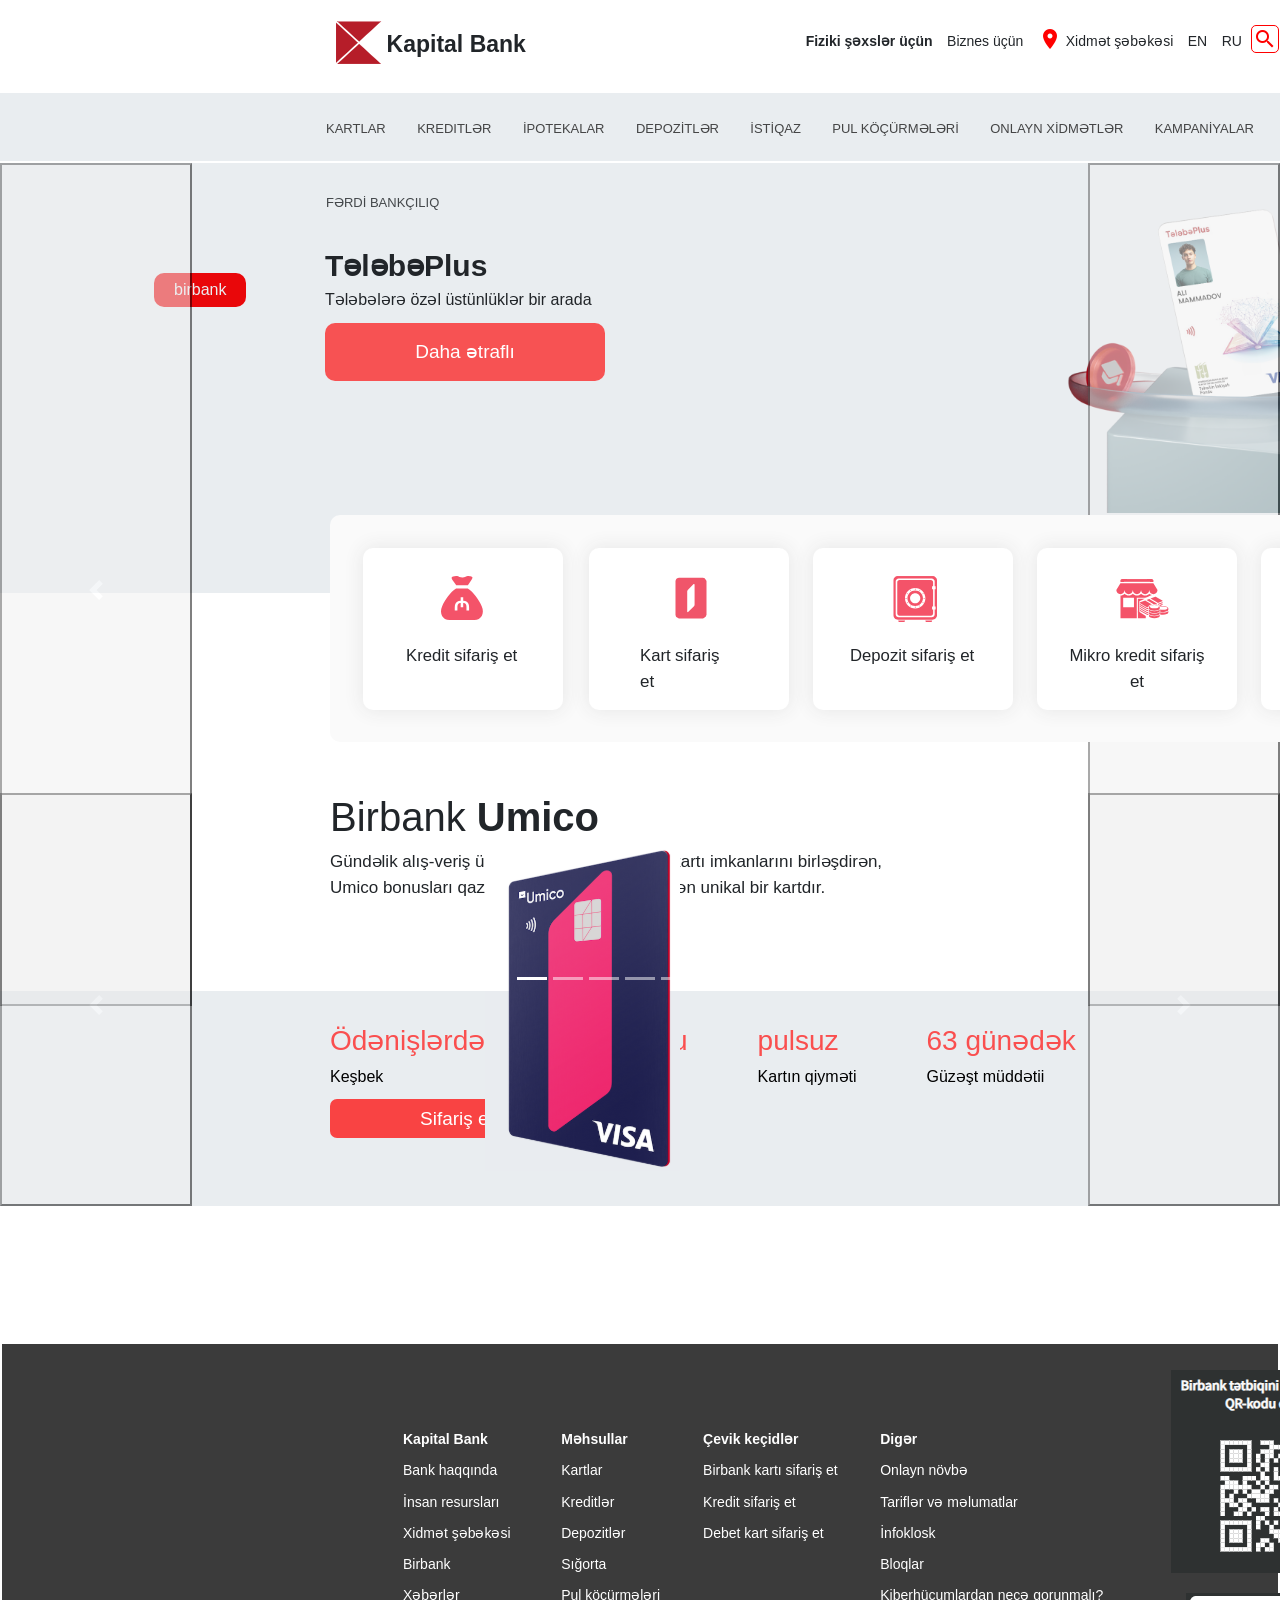
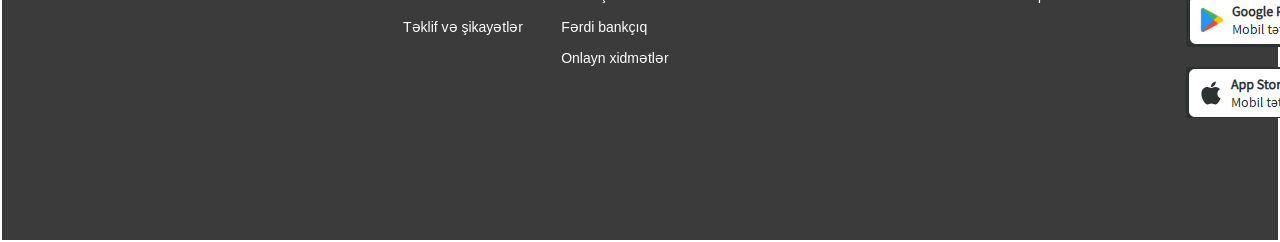
<file: index.html>
<!DOCTYPE html>
<html lang="en">
<head>
    <meta charset="UTF-8">
    <meta name="viewport" content="width=device-width, initial-scale=1.0">
    <title>Document</title>
    <link rel="stylesheet" href="style.css">
    <link rel="stylesheet" href="https://fonts.googleapis.com/icon?family=Material+Icons">
    <link rel="stylesheet" href="https://cdn.jsdelivr.net/npm/bootstrap@4.6.2/dist/css/bootstrap.min.css" integrity="sha384-xOolHFLEh07PJGoPkLv1IbcEPTNtaed2xpHsD9ESMhqIYd0nLMwNLD69Npy4HI+N" crossorigin="anonymous">
    <link href="https://cdn.jsdelivr.net/npm/bootstrap@4.6.0/dist/css/bootstrap.min.css" rel="stylesheet">

</head>
<body>
    <header>
        <div class="p1">
            <img class="fff1" src="sekiller/Screenshot 2025-03-21 090450.png" alt="logo">
            <b style="font-size: 23px; font-family:Arial, Helvetica, sans-serif">Kapital Bank</b>
        </div>
        <div class="p2">
            <p><b>Fiziki şəxslər üçün</b></p>
            <p>Biznes üçün</p>
            <p> <span style="color: red; margin-top:2p" class="material-icons">place</span>  Xidmət şəbəkəsi</p>
            <p>EN</p>
            <p>RU</p>
            <span style="color: red; border:1px solid red; padding:1px;border-radius:5px" class="material-icons" id="search">search</span>
        </div>
    
    <div class="navnav">
        <ul class="navbar">
            <li class="drop os">
                <a class="drop" href="http://127.0.0.1:5501/Javascript/webbler/kartlar.html">KARTLAR</a>
            </li>
            <li class="os"><a href="http://127.0.0.1:5501/Javascript/webbler/kreditler.html">KREDITLƏR</a></li>
            <li class="os"><a href="#">İPOTEKALAR</a></li>
            <li class="os"><a href="#">DEPOZİTLƏR</a></li>
            <li class="os"><a href="#">İSTİQAZ</a></li>
            <li class="os"><a href="#">PUL KÖÇÜRMƏLƏRİ</a></li>
            <li class="os"><a href="#">ONLAYN XİDMƏTLƏR</a></li>
            <li class="os"><a href="#">KAMPANİYALAR</a></li>
            <li class="os"><a href="#">FƏRDİ BANKÇILIQ</a></li>
        </ul>

        <a class="p10" href="#">birbank</a>
    </div>
</header>
<main>
  <div id="carouselExampleIndicators" class="carousel slide" data-ride="carousel">
      <ol class="carousel-indicators">
        <li data-target="#carouselExampleIndicators" data-slide-to="0" class="active"></li>
        <li data-target="#carouselExampleIndicators" data-slide-to="1"></li>
        <li data-target="#carouselExampleIndicators" data-slide-to="2"></li>
        <li data-target="#carouselExampleIndicators" data-slide-to="4"></li>
        <li data-target="#carouselExampleIndicators" data-slide-to="5"></li>
        <li data-target="#carouselExampleIndicators" data-slide-to="6"></li>
        <li data-target="#carouselExampleIndicators" data-slide-to="7"></li>
      </ol>
      <div class="carousel-inner">
        <div class="carousel-item active">
          <div class="osman"> 
              <b>TələbəPlus</b>
              <p>Tələbələrə özəl üstünlüklər bir arada</p>
              <input class="button" type="button" value="Daha ətraflı">
              <img src="sekiller/telebeplus-karti1739346313.png" alt="log">
          </div>
        </div>
        <div class="carousel-item ">
          <div class="osman"> 
              <b>Nağd kreditin maksimal məbləğini artırdıq!</b>
              
              <input class="button" type="button" value="Sifariş et">
              <img src="sekiller/Screenshot 2025-03-24 194311.png" alt="log">
          </div>
        </div>
        <div class="carousel-item ">
          <div class="osman"> 
              <b>Həftəsonu iş rejimi</b>
              <p>Bir çox filiallarımız şənbə və bazar dünü də fəaliyyət göstərir.</p>
              <input class="button" type="button" value="Daha ətraflı">
              <img src="sekiller/Screenshot 2025-03-24 194322.png" alt="log">
          </div>
        </div>
        <div class="carousel-item ">
          <div class="osman"> 
              <b>Ipoteka krediti</b>
              <p>Mənzil sahibi olmaq və ya yeniləmək istəyənlər üçün</p>
              <input class="button" type="button" value="Daha ətraflı">
              <img src="sekiller/Screenshot 2025-03-24 194333.png" alt="log">
          </div>
        </div>
        <div class="carousel-item ">
          <div class="osman"> 
              <b>Kariyera imkanları</b>
              <p>"Kapital Bank Life" səhifəmizdə!</p>
              <input class="button" type="button" value="Daha ətraflı">
              <img src="sekiller/Screenshot 2025-03-24 194343.png" alt="log">
          </div>
        </div>
        <div class="carousel-item ">
          <div class="osman"> 
              <b>Birbank Star</b>
              <p>Çətin hesablamalara, komissiyaya son qoyun</p>
              <input class="button" type="button" value="Ətraflı">
              <img src="sekiller/Screenshot 2025-03-24 194356.png" alt="log">
          </div>
        </div>
        <div class="carousel-item ">
          <div class="osman"> 
              <b>Daha yüksək faizlə daha çox qazanın</b>
              <p>Depozit kampaniyasında illik 11% gəlir </p>
              <input class="button" type="button" value="Depozit yerləşdir">
              <img src="sekiller/Screenshot 2025-03-24 194414.png" alt="log">
          </div>
        </div>
      </div>
      <button class="carousel-control-prev" type="button" data-target="#carouselExampleIndicators" data-slide="prev">
        <span class="carousel-control-prev-icon" aria-hidden="true"></span>
        <span class="sr-only">Previous</span>
      </button>
      <button class="carousel-control-next" type="button" data-target="#carouselExampleIndicators" data-slide="next">
        <span class="carousel-control-next-icon" aria-hidden="true"></span>
        <span class="sr-only">Next</span>
      </button>
      <div class="ortayazi">
        <div class="kreditsifarisi colorlar">
          <div class="yazi">
            <img src="sekiller/Screenshot 2025-03-25 101026.png" alt="">
            <b>Kredit</b>
            <p>sifariş et</p>
          </div>
        </div>
        <div class="kartsifarisi colorlar">
          <div class="kart">
            <img src="sekiller/Screenshot 2025-03-25 101036.png" alt="">
            <b>Kart</b>
            <p>sifariş et</p>
          </div>
        </div>
        <div class="depozitsifarisi colorlar">
          <div class="depozit">
            <img src="sekiller/Screenshot 2025-03-25 101047.png" alt="">
            <b>Depozit</b>
            <p>sifariş et</p>
          </div>
        </div>
        <div class="mikrokredit colorlar">
          <div class="mikro">
            <img src="sekiller/Screenshot 2025-03-25 101100.png" alt="">
            <b>Mikro kredit</b>
            <p>sifariş et</p>
          </div>
        </div>
        <div class="kompaniyalarabax colorlar">
          <div class="kampaniya">
            <img src="sekiller/Screenshot 2025-03-25 101106.png" alt="">
            <b>Kampaniyalara</b>
            <p>bax</p>
          </div>
        </div>
      </div>

      <!-- ------------------------------------- -->
      <div id="carouselExampleFade1" class="carousel slide carousel-fade" data-ride="carousel">
        <div class="carousel-inner">
          <div class="carousel-item active">
            <div class="o1ci">
              <div class="ust">
                <h1>Birbank <b>Umico</b></h1>
                <p>Gündəlik alış-veriş üçün olan, kredit və taksit kartı imkanlarını birləşdirən, Umico bonusları qazanma imkanını təqdim edən unikal bir kartdır.</p>
              </div>
              
              <img src="sekiller/Screenshot 2025-03-26 165904.png" class="d-block w-20" id="p1" alt="...">
            </div>  
            <div class="alt">
              <div class="comp">              
                <div class="div1">
                  <h3>Ödənişlərdən Umico bonusu</h3>
                  <p>Keşbek</p>
                  <a href="#">Sifariş et</a><br>
                </div>
                <div class="div2">
                  <h3>pulsuz</h3>
                  <p>Kartın qiyməti</p>
                </div>
                <div class="div3">
                  <h3>63 günədək</h3>
                  <p>Güzəşt müddətii</p>
                </div>             
              </div>
            </div> 
          </div>   
          <div class="carousel-item ">
            <div class="o1ci">
              <div class="ust" id="pp1">
                <h1>Birbank <b>Miles</b></h1>
                <p>Kartla edilən nağdsız ödənişlərə 1 AZN-ə 1 mil bonus qanadıran, pulsuz səyahət, faizsiz və komissiyasız taksit imkanı verən unikal bir kartdır.
                </p>
              </div>
              
              <img src="sekiller/Screenshot 2025-03-26 165919.png" class="d-block w-20" id="p2" alt="...">
            </div>  
            <div class="alt">
              <div class="comp">              
                <div class="div1">
                  <h3>1 AZN = 1Mil</h3>
                  <p>Millərin toplanması</p>
                  <a href="#">Sifariş et</a><br>
                </div>
                <div class="div2">
                  <h3>pulsuz</h3>
                  <p>Kartın qiyməti</p>
                </div>
                <div class="div3">
                  <h3>63 günədək</h3>
                  <p>Güzəşt müddətii</p>
                </div>             
              </div>
            </div>
          </div>   
          <div class="carousel-item ">
            <div class="o1ci brbr">
              <div class="ust" id="pp1">
                <h1>Birbank <b>Umico Premium</b></h1>
                <p>Kapital Bank və Umiconun Birgə təqdim etdiyi, gündəlik alış-veriş üçün nəzərdə tutulan, kredit və taksit kartı qmkanlarını birləşdirən və hər yerdə əlavə Umico bonusları qazanma imkanını təqdim edən unikal bir kartdır.
                </p>
              </div>
              
              <img src="sekiller/Screenshot 2025-03-26 165933.png" class="d-block w-20" id="p3" alt="...">
            </div> 
            <div class="alt">
              <div class="comp">              
                <div class="div1">
                  <h3>Ödənişlərdən bol Umico bonusu</h3>
                  <p>Millərin toplanması</p>
                  <a href="#">Sifariş et</a><br>
                </div>
                <div class="div2">
                  <h3>pulsuz</h3>
                  <p>Kartın qiyməti</p>
                </div>
                <div class="div3">
                  <h3>63 günədək</h3>
                  <p>Güzəşt müddətii</p>
                </div>             
              </div>
            </div>   
          </div>
          <div class="carousel-item ">
            <div class="o1ci">
              <div class="ust">
                <h1>Birbank <b>Star</b></h1>
                <p>30.000 ₼-dək kredit xəttiç tam komissiyasız, faizsiz və limitsiz nağdlaşdırma və köçürmə imkanı, 30%-dək keşbək və 2 qat ƏDV kimi çoxlu üstünlükləri olan, olduqca sadə və unikal bir kartdır.
                </p>
              </div>
              
              <img src="sekiller/Screenshot 2025-03-26 165945.png" class="d-block w-20" id="p4" alt="...">
            </div> 
            <div class="alt">
              <div class="comp4">              
                <div class="div1">
                  <h3>Çətin hesaplamalar</h3>
                  <p>Yoxdur</p>
                  <a href="#">Sifariş et</a><br>
                </div>
                <div class="div2">
                  <h3>Faiz</h3>
                  <p>Yoxdur</p>
                </div>
                <div class="div3">
                  <h3>Komissiya</h3>
                  <p>Yoxdur</p>
                </div>             
              </div>
            </div>  
          </div>
          <div class="carousel-item ">
            <div class="o1ci">
              <div class="ust">
                <h1>Birbank <b> Cashback</b></h1>
                <p>Birbank kartı sizə 30%-dək cahsback, pulsuz köçürmə və çıxarma, ikiqat ƏDV və üstünlükləri verəcək.
                </p>
              </div>
              
              <img src="sekiller/Screenshot 2025-03-26 165957.png" class="d-block w-20" id="p5" alt="...">
            </div>  
            <div class="alt">
              <div class="comp4">              
                <div class="div1">
                  <h3>Çətin hesaplamalar</h3>
                  <p>Yoxdur</p>
                  <a href="#">Sifariş et</a><br>
                </div>
                <div class="div2">
                  <h3>Faiz</h3>
                  <p>Yoxdur</p>
                </div>
                <div class="div3">
                  <h3>Komissiya</h3>
                  <p>Yoxdur</p>
                </div>             
              </div>
            </div>
          </div>
        </div>
        <button class="carousel-control-prev" type="button" data-target="#carouselExampleFade" data-slide="prev">
          <span class="carousel-control-prev-icon" aria-hidden="true"></span>
          <span class="sr-only">Previous</span>
        </button>
        <button class="carousel-control-next" type="button" data-target="#carouselExampleFade" data-slide="next">
          <span class="carousel-control-next-icon" aria-hidden="true"></span>
          <span class="sr-only">Next</span>
        </button>
      </div>
    </div>
  </main>

      <script src="script.js"></script>
      <script src="https://cdn.jsdelivr.net/npm/jquery@3.5.1/dist/jquery.slim.min.js" integrity="sha384-DfXdz2htPH0lsSSs5nCTpuj/zy4C+OGpamoFVy38MVBnE+IbbVYUew+OrCXaRkfj" crossorigin="anonymous"></script>
      <script src="https://cdn.jsdelivr.net/npm/popper.js@1.16.1/dist/umd/popper.min.js" integrity="sha384-9/reFTGAW83EW2RDu2S0VKaIzap3H66lZH81PoYlFhbGU+6BZp6G7niu735Sk7lN" crossorigin="anonymous"></script>
      <script src="https://cdn.jsdelivr.net/npm/bootstrap@4.6.2/dist/js/bootstrap.min.js" integrity="sha384-+sLIOodYLS7CIrQpBjl+C7nPvqq+FbNUBDunl/OZv93DB7Ln/533i8e/mZXLi/P+" crossorigin="anonymous"></script>

      <script src="https://code.jquery.com/jquery-3.5.1.min.js"></script>
      <script src="https://cdn.jsdelivr.net/npm/bootstrap@4.6.0/dist/js/bootstrap.bundle.min.js"></script>
  </body>
<br><br><br><br><br><br><br><br><br><br><br><br><br><br>
<footer>
  <div class="horse">
      <table border="0">
          <tr>
              <th>Kapital Bank</th>
              <th>Məhsullar</th>
              <th>Çevik keçidlər</th>
              <th>Digər</th>
          </tr>
          <tr>
              <td>Bank haqqında</td>
              <td>Kartlar</td>
              <td>Birbank kartı sifariş et</td>
              <td>Onlayn növbə</td>
          </tr>
          <tr>
              <td>İnsan resursları</td>
              <td>Kreditlər </td>
              <td>Kredit sifariş et</td>
              <td>Tariflər və məlumatlar</td>
          </tr>
          <tr>
              <td>Xidmət şəbəkəsi</td>
              <td>Depozitlər</td>
              <td>Debet kart sifariş et</td>
              <td>İnfoklosk</td>
          </tr>
          <tr>
              <td>Birbank</td>
              <td>Sığorta</td>
              <td></td>
              <td>Bloqlar</td>
          </tr>
          <tr>
              <td>Xəbərlər</td>
              <td>Pul köçürmələri</td>
              <td></td>
              <td>Kiberhücumlardan necə qorunmalı?</td>
          </tr>
          <tr>
              <td>Təklif və şikayətlər</td>
              <td>Fərdi bankçıq</td>
              <td></td>
              <td></td>
          </tr>
          <tr>
              <td></td>
              <td>Onlayn xidmətlər</td>
              <td></td>
              <td></td>
          </tr>
      </table>
      <div class="old">
          <img id="sm1" src="sekiller/Screenshot 2025-03-23 165622.png" alt="">
          <a id="sm2" href="#"><img  src="sekiller/Screenshot 2025-03-23 165638.png" alt=""></a>
          <a id="sm3" href="#"><img  src="sekiller/Screenshot 2025-03-23 165643.png" alt=""></a>
      </div>
  </div>    
</footer>

</html>
</file>
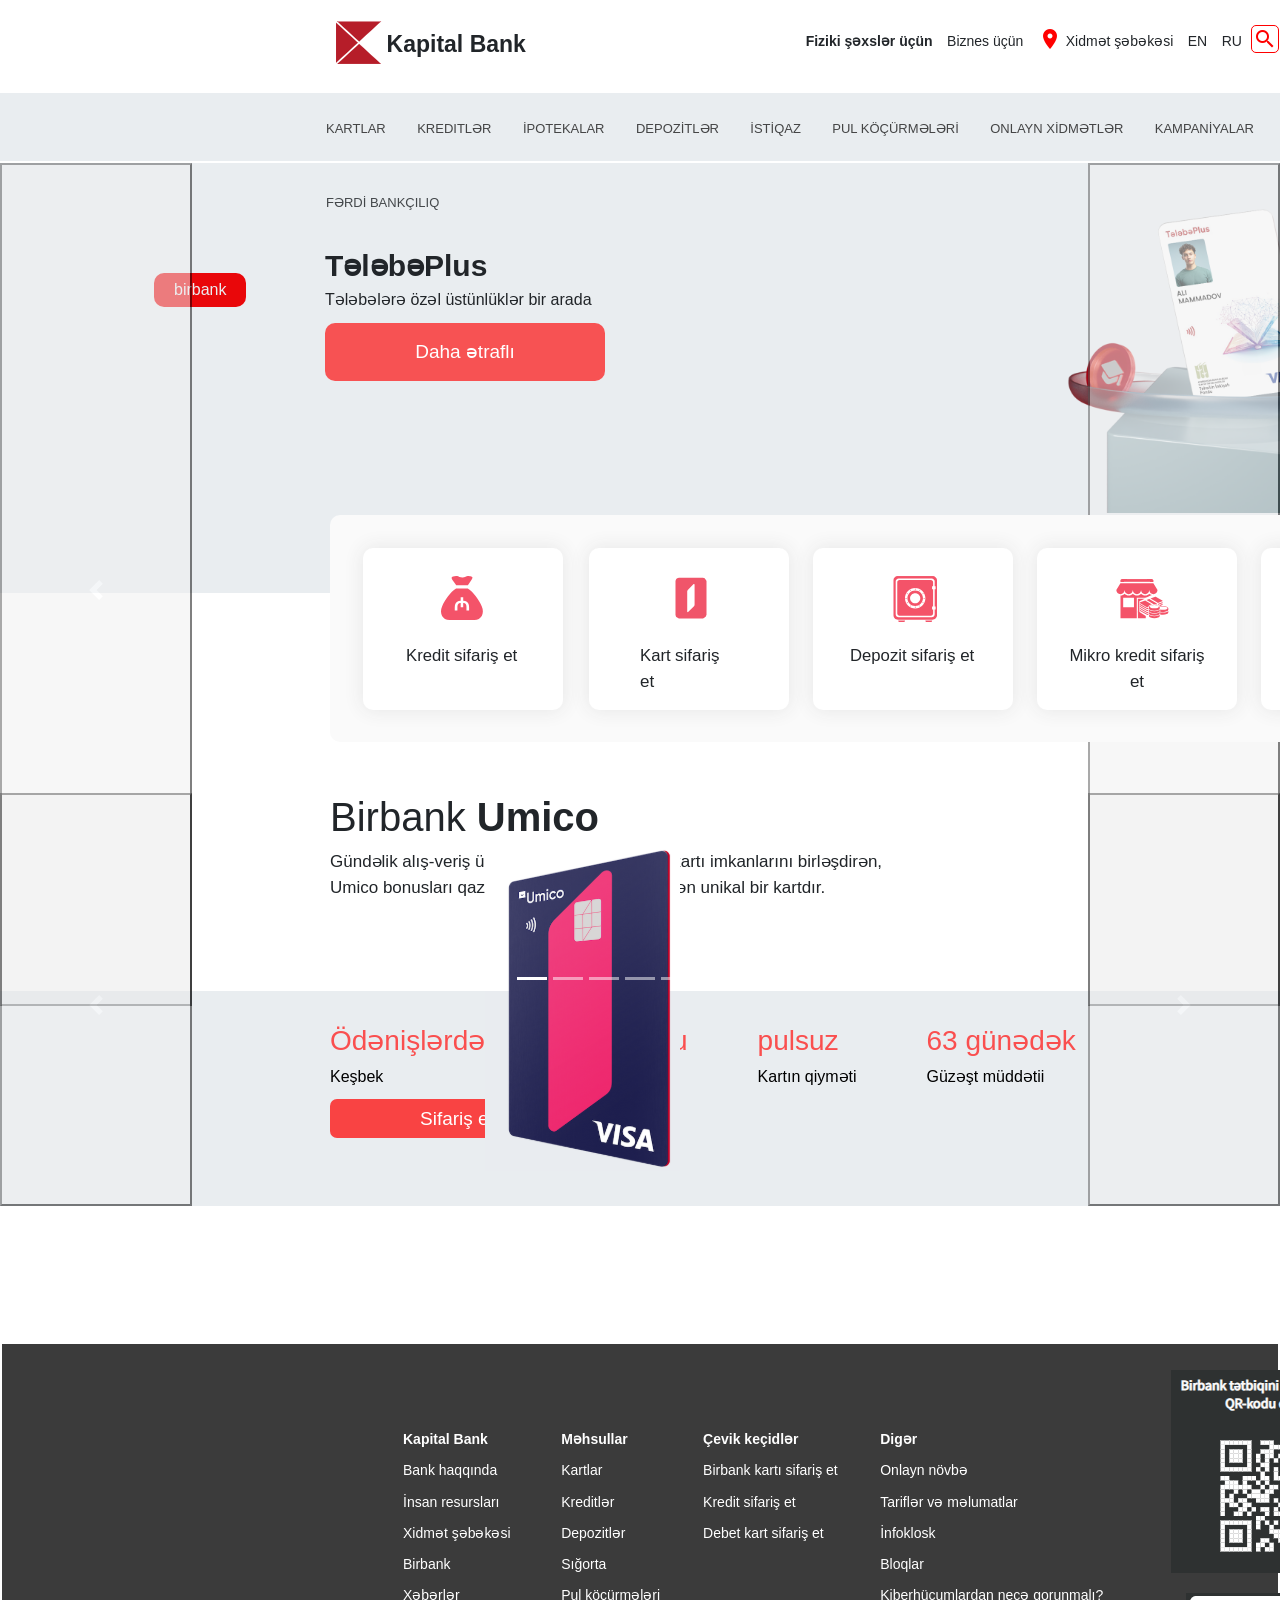
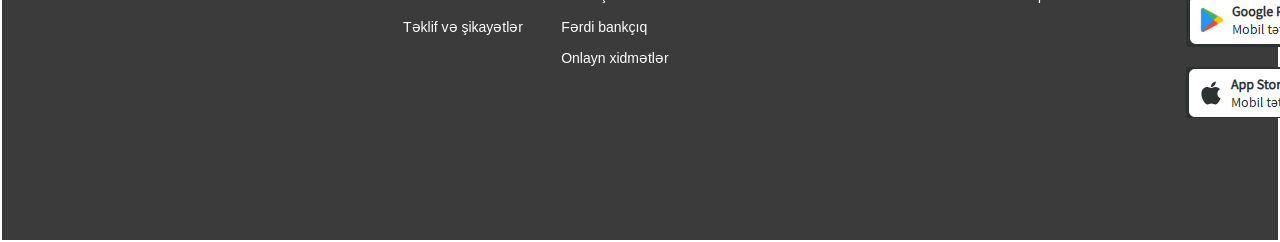
<file: hometask.html>
<!DOCTYPE html>
<html lang="en">
<head>
    <meta charset="UTF-8">
    <meta name="viewport" content="width=device-width, initial-scale=1.0">
    <title>Document</title>
    <link rel="stylesheet" href="hometask.css">
    <link rel="stylesheet" href="https://fonts.googleapis.com/icon?family=Material+Icons">
    <link rel="stylesheet" href="https://cdn.jsdelivr.net/npm/bootstrap@4.6.2/dist/css/bootstrap.min.css" integrity="sha384-xOolHFLEh07PJGoPkLv1IbcEPTNtaed2xpHsD9ESMhqIYd0nLMwNLD69Npy4HI+N" crossorigin="anonymous">
    <link href="https://cdn.jsdelivr.net/npm/bootstrap@4.6.0/dist/css/bootstrap.min.css" rel="stylesheet">

</head>
<body>
    <header>
        <div class="p1">
            <img class="fff1" src="sekiller/Screenshot 2025-03-21 090450.png" alt="logo">
            <b style="font-size: 23px; font-family:Arial, Helvetica, sans-serif">Kapital Bank</b>
        </div>
        <div class="p2">
            <p><b>Fiziki şəxslər üçün</b></p>
            <p>Biznes üçün</p>
            <p> <span style="color: red; margin-top:2p" class="material-icons">place</span>  Xidmət şəbəkəsi</p>
            <p>EN</p>
            <p>RU</p>
            <span style="color: red; border:1px solid red; padding:1px;border-radius:5px" class="material-icons" id="search">search</span>
        </div>
    
    <div class="navnav">
        <ul class="navbar">
            <li class="drop os">
                <a class="drop" href="http://127.0.0.1:5501/Javascript/webbler/kartlar.html">KARTLAR</a>
            </li>
            <li class="os"><a href="http://127.0.0.1:5501/Javascript/webbler/kreditler.html">KREDITLƏR</a></li>
            <li class="os"><a href="#">İPOTEKALAR</a></li>
            <li class="os"><a href="#">DEPOZİTLƏR</a></li>
            <li class="os"><a href="#">İSTİQAZ</a></li>
            <li class="os"><a href="#">PUL KÖÇÜRMƏLƏRİ</a></li>
            <li class="os"><a href="#">ONLAYN XİDMƏTLƏR</a></li>
            <li class="os"><a href="#">KAMPANİYALAR</a></li>
            <li class="os"><a href="#">FƏRDİ BANKÇILIQ</a></li>
        </ul>

        <a class="p10" href="#">birbank</a>
    </div>
</header>
<main>
  <div id="carouselExampleIndicators" class="carousel slide" data-ride="carousel">
      <ol class="carousel-indicators">
        <li data-target="#carouselExampleIndicators" data-slide-to="0" class="active"></li>
        <li data-target="#carouselExampleIndicators" data-slide-to="1"></li>
        <li data-target="#carouselExampleIndicators" data-slide-to="2"></li>
        <li data-target="#carouselExampleIndicators" data-slide-to="4"></li>
        <li data-target="#carouselExampleIndicators" data-slide-to="5"></li>
        <li data-target="#carouselExampleIndicators" data-slide-to="6"></li>
        <li data-target="#carouselExampleIndicators" data-slide-to="7"></li>
      </ol>
      <div class="carousel-inner">
        <div class="carousel-item active">
          <div class="osman"> 
              <b>TələbəPlus</b>
              <p>Tələbələrə özəl üstünlüklər bir arada</p>
              <input class="button" type="button" value="Daha ətraflı">
              <img src="sekiller/telebeplus-karti1739346313.png" alt="log">
          </div>
        </div>
        <div class="carousel-item ">
          <div class="osman"> 
              <b>Nağd kreditin maksimal məbləğini artırdıq!</b>
              
              <input class="button" type="button" value="Sifariş et">
              <img src="sekiller/Screenshot 2025-03-24 194311.png" alt="log">
          </div>
        </div>
        <div class="carousel-item ">
          <div class="osman"> 
              <b>Həftəsonu iş rejimi</b>
              <p>Bir çox filiallarımız şənbə və bazar dünü də fəaliyyət göstərir.</p>
              <input class="button" type="button" value="Daha ətraflı">
              <img src="sekiller/Screenshot 2025-03-24 194322.png" alt="log">
          </div>
        </div>
        <div class="carousel-item ">
          <div class="osman"> 
              <b>Ipoteka krediti</b>
              <p>Mənzil sahibi olmaq və ya yeniləmək istəyənlər üçün</p>
              <input class="button" type="button" value="Daha ətraflı">
              <img src="sekiller/Screenshot 2025-03-24 194333.png" alt="log">
          </div>
        </div>
        <div class="carousel-item ">
          <div class="osman"> 
              <b>Kariyera imkanları</b>
              <p>"Kapital Bank Life" səhifəmizdə!</p>
              <input class="button" type="button" value="Daha ətraflı">
              <img src="sekiller/Screenshot 2025-03-24 194343.png" alt="log">
          </div>
        </div>
        <div class="carousel-item ">
          <div class="osman"> 
              <b>Birbank Star</b>
              <p>Çətin hesablamalara, komissiyaya son qoyun</p>
              <input class="button" type="button" value="Ətraflı">
              <img src="sekiller/Screenshot 2025-03-24 194356.png" alt="log">
          </div>
        </div>
        <div class="carousel-item ">
          <div class="osman"> 
              <b>Daha yüksək faizlə daha çox qazanın</b>
              <p>Depozit kampaniyasında illik 11% gəlir </p>
              <input class="button" type="button" value="Depozit yerləşdir">
              <img src="sekiller/Screenshot 2025-03-24 194414.png" alt="log">
          </div>
        </div>
      </div>
      <button class="carousel-control-prev" type="button" data-target="#carouselExampleIndicators" data-slide="prev">
        <span class="carousel-control-prev-icon" aria-hidden="true"></span>
        <span class="sr-only">Previous</span>
      </button>
      <button class="carousel-control-next" type="button" data-target="#carouselExampleIndicators" data-slide="next">
        <span class="carousel-control-next-icon" aria-hidden="true"></span>
        <span class="sr-only">Next</span>
      </button>
      <div class="ortayazi">
        <div class="kreditsifarisi colorlar">
          <div class="yazi">
            <img src="sekiller/Screenshot 2025-03-25 101026.png" alt="">
            <b>Kredit</b>
            <p>sifariş et</p>
          </div>
        </div>
        <div class="kartsifarisi colorlar">
          <div class="kart">
            <img src="sekiller/Screenshot 2025-03-25 101036.png" alt="">
            <b>Kart</b>
            <p>sifariş et</p>
          </div>
        </div>
        <div class="depozitsifarisi colorlar">
          <div class="depozit">
            <img src="sekiller/Screenshot 2025-03-25 101047.png" alt="">
            <b>Depozit</b>
            <p>sifariş et</p>
          </div>
        </div>
        <div class="mikrokredit colorlar">
          <div class="mikro">
            <img src="sekiller/Screenshot 2025-03-25 101100.png" alt="">
            <b>Mikro kredit</b>
            <p>sifariş et</p>
          </div>
        </div>
        <div class="kompaniyalarabax colorlar">
          <div class="kampaniya">
            <img src="sekiller/Screenshot 2025-03-25 101106.png" alt="">
            <b>Kampaniyalara</b>
            <p>bax</p>
          </div>
        </div>
      </div>

      <!-- ------------------------------------- -->
      <div id="carouselExampleFade1" class="carousel slide carousel-fade" data-ride="carousel">
        <div class="carousel-inner">
          <div class="carousel-item active">
            <div class="o1ci">
              <div class="ust">
                <h1>Birbank <b>Umico</b></h1>
                <p>Gündəlik alış-veriş üçün olan, kredit və taksit kartı imkanlarını birləşdirən, Umico bonusları qazanma imkanını təqdim edən unikal bir kartdır.</p>
              </div>
              
              <img src="sekiller/Screenshot 2025-03-26 165904.png" class="d-block w-20" id="p1" alt="...">
            </div>  
            <div class="alt">
              <div class="comp">              
                <div class="div1">
                  <h3>Ödənişlərdən Umico bonusu</h3>
                  <p>Keşbek</p>
                  <a href="#">Sifariş et</a><br>
                </div>
                <div class="div2">
                  <h3>pulsuz</h3>
                  <p>Kartın qiyməti</p>
                </div>
                <div class="div3">
                  <h3>63 günədək</h3>
                  <p>Güzəşt müddətii</p>
                </div>             
              </div>
            </div> 
          </div>   
          <div class="carousel-item ">
            <div class="o1ci">
              <div class="ust" id="pp1">
                <h1>Birbank <b>Miles</b></h1>
                <p>Kartla edilən nağdsız ödənişlərə 1 AZN-ə 1 mil bonus qanadıran, pulsuz səyahət, faizsiz və komissiyasız taksit imkanı verən unikal bir kartdır.
                </p>
              </div>
              
              <img src="sekiller/Screenshot 2025-03-26 165919.png" class="d-block w-20" id="p2" alt="...">
            </div>  
            <div class="alt">
              <div class="comp">              
                <div class="div1">
                  <h3>1 AZN = 1Mil</h3>
                  <p>Millərin toplanması</p>
                  <a href="#">Sifariş et</a><br>
                </div>
                <div class="div2">
                  <h3>pulsuz</h3>
                  <p>Kartın qiyməti</p>
                </div>
                <div class="div3">
                  <h3>63 günədək</h3>
                  <p>Güzəşt müddətii</p>
                </div>             
              </div>
            </div>
          </div>   
          <div class="carousel-item ">
            <div class="o1ci brbr">
              <div class="ust" id="pp1">
                <h1>Birbank <b>Umico Premium</b></h1>
                <p>Kapital Bank və Umiconun Birgə təqdim etdiyi, gündəlik alış-veriş üçün nəzərdə tutulan, kredit və taksit kartı qmkanlarını birləşdirən və hər yerdə əlavə Umico bonusları qazanma imkanını təqdim edən unikal bir kartdır.
                </p>
              </div>
              
              <img src="sekiller/Screenshot 2025-03-26 165933.png" class="d-block w-20" id="p3" alt="...">
            </div> 
            <div class="alt">
              <div class="comp">              
                <div class="div1">
                  <h3>Ödənişlərdən bol Umico bonusu</h3>
                  <p>Millərin toplanması</p>
                  <a href="#">Sifariş et</a><br>
                </div>
                <div class="div2">
                  <h3>pulsuz</h3>
                  <p>Kartın qiyməti</p>
                </div>
                <div class="div3">
                  <h3>63 günədək</h3>
                  <p>Güzəşt müddətii</p>
                </div>             
              </div>
            </div>   
          </div>
          <div class="carousel-item ">
            <div class="o1ci">
              <div class="ust">
                <h1>Birbank <b>Star</b></h1>
                <p>30.000 ₼-dək kredit xəttiç tam komissiyasız, faizsiz və limitsiz nağdlaşdırma və köçürmə imkanı, 30%-dək keşbək və 2 qat ƏDV kimi çoxlu üstünlükləri olan, olduqca sadə və unikal bir kartdır.
                </p>
              </div>
              
              <img src="sekiller/Screenshot 2025-03-26 165945.png" class="d-block w-20" id="p4" alt="...">
            </div> 
            <div class="alt">
              <div class="comp4">              
                <div class="div1">
                  <h3>Çətin hesaplamalar</h3>
                  <p>Yoxdur</p>
                  <a href="#">Sifariş et</a><br>
                </div>
                <div class="div2">
                  <h3>Faiz</h3>
                  <p>Yoxdur</p>
                </div>
                <div class="div3">
                  <h3>Komissiya</h3>
                  <p>Yoxdur</p>
                </div>             
              </div>
            </div>  
          </div>
          <div class="carousel-item ">
            <div class="o1ci">
              <div class="ust">
                <h1>Birbank <b> Cashback</b></h1>
                <p>Birbank kartı sizə 30%-dək cahsback, pulsuz köçürmə və çıxarma, ikiqat ƏDV və üstünlükləri verəcək.
                </p>
              </div>
              
              <img src="sekiller/Screenshot 2025-03-26 165957.png" class="d-block w-20" id="p5" alt="...">
            </div>  
            <div class="alt">
              <div class="comp4">              
                <div class="div1">
                  <h3>Çətin hesaplamalar</h3>
                  <p>Yoxdur</p>
                  <a href="#">Sifariş et</a><br>
                </div>
                <div class="div2">
                  <h3>Faiz</h3>
                  <p>Yoxdur</p>
                </div>
                <div class="div3">
                  <h3>Komissiya</h3>
                  <p>Yoxdur</p>
                </div>             
              </div>
            </div>
          </div>
        </div>
        <button class="carousel-control-prev" type="button" data-target="#carouselExampleFade" data-slide="prev">
          <span class="carousel-control-prev-icon" aria-hidden="true"></span>
          <span class="sr-only">Previous</span>
        </button>
        <button class="carousel-control-next" type="button" data-target="#carouselExampleFade" data-slide="next">
          <span class="carousel-control-next-icon" aria-hidden="true"></span>
          <span class="sr-only">Next</span>
        </button>
      </div>
    </div>
  </main>

      <script src="hometask.js"></script>
      <script src="https://cdn.jsdelivr.net/npm/jquery@3.5.1/dist/jquery.slim.min.js" integrity="sha384-DfXdz2htPH0lsSSs5nCTpuj/zy4C+OGpamoFVy38MVBnE+IbbVYUew+OrCXaRkfj" crossorigin="anonymous"></script>
      <script src="https://cdn.jsdelivr.net/npm/popper.js@1.16.1/dist/umd/popper.min.js" integrity="sha384-9/reFTGAW83EW2RDu2S0VKaIzap3H66lZH81PoYlFhbGU+6BZp6G7niu735Sk7lN" crossorigin="anonymous"></script>
      <script src="https://cdn.jsdelivr.net/npm/bootstrap@4.6.2/dist/js/bootstrap.min.js" integrity="sha384-+sLIOodYLS7CIrQpBjl+C7nPvqq+FbNUBDunl/OZv93DB7Ln/533i8e/mZXLi/P+" crossorigin="anonymous"></script>

      <script src="https://code.jquery.com/jquery-3.5.1.min.js"></script>
      <script src="https://cdn.jsdelivr.net/npm/bootstrap@4.6.0/dist/js/bootstrap.bundle.min.js"></script>
  </body>
<br><br><br><br><br><br><br><br><br><br><br><br><br><br>
<footer>
  <div class="horse">
      <table border="0">
          <tr>
              <th>Kapital Bank</th>
              <th>Məhsullar</th>
              <th>Çevik keçidlər</th>
              <th>Digər</th>
          </tr>
          <tr>
              <td>Bank haqqında</td>
              <td>Kartlar</td>
              <td>Birbank kartı sifariş et</td>
              <td>Onlayn növbə</td>
          </tr>
          <tr>
              <td>İnsan resursları</td>
              <td>Kreditlər </td>
              <td>Kredit sifariş et</td>
              <td>Tariflər və məlumatlar</td>
          </tr>
          <tr>
              <td>Xidmət şəbəkəsi</td>
              <td>Depozitlər</td>
              <td>Debet kart sifariş et</td>
              <td>İnfoklosk</td>
          </tr>
          <tr>
              <td>Birbank</td>
              <td>Sığorta</td>
              <td></td>
              <td>Bloqlar</td>
          </tr>
          <tr>
              <td>Xəbərlər</td>
              <td>Pul köçürmələri</td>
              <td></td>
              <td>Kiberhücumlardan necə qorunmalı?</td>
          </tr>
          <tr>
              <td>Təklif və şikayətlər</td>
              <td>Fərdi bankçıq</td>
              <td></td>
              <td></td>
          </tr>
          <tr>
              <td></td>
              <td>Onlayn xidmətlər</td>
              <td></td>
              <td></td>
          </tr>
      </table>
      <div class="old">
          <img id="sm1" src="sekiller/Screenshot 2025-03-23 165622.png" alt="">
          <a id="sm2" href="#"><img  src="sekiller/Screenshot 2025-03-23 165638.png" alt=""></a>
          <a id="sm3" href="#"><img  src="sekiller/Screenshot 2025-03-23 165643.png" alt=""></a>
      </div>
  </div>    
</footer>
</html>
</file>
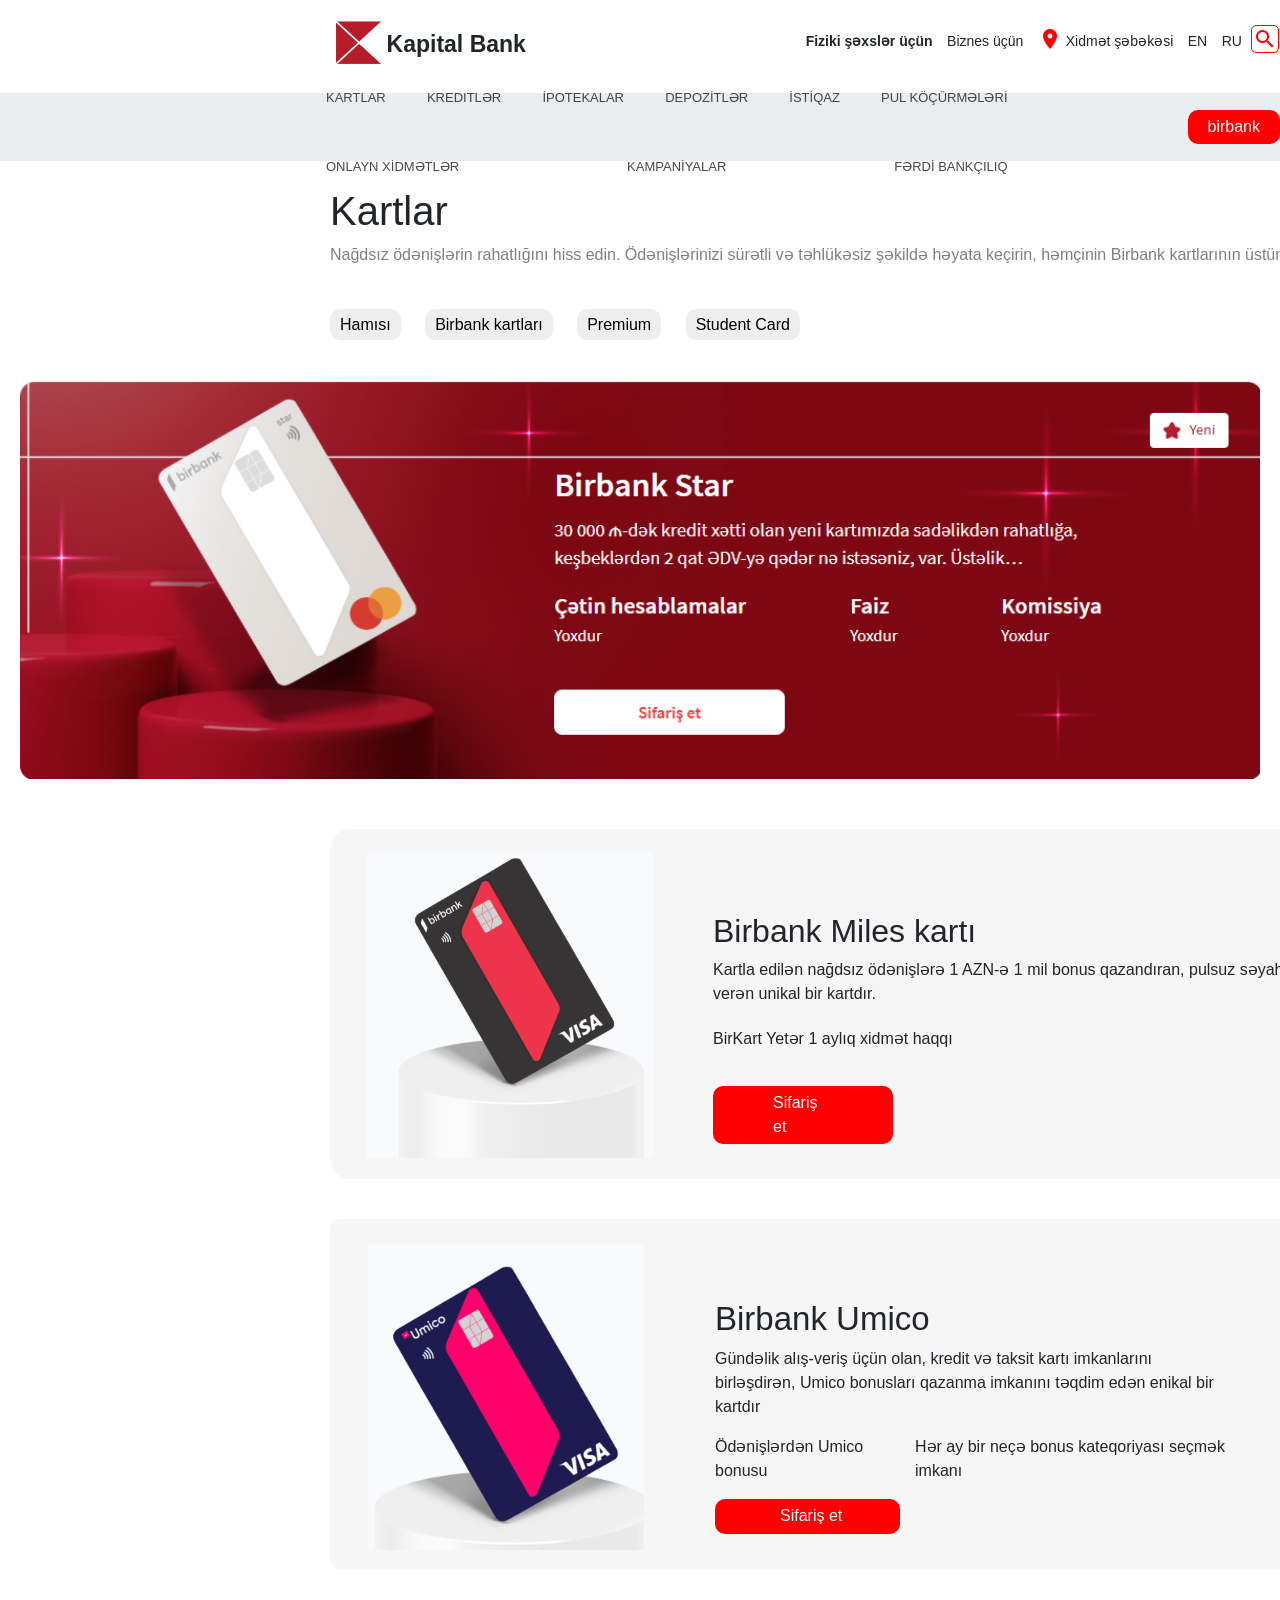
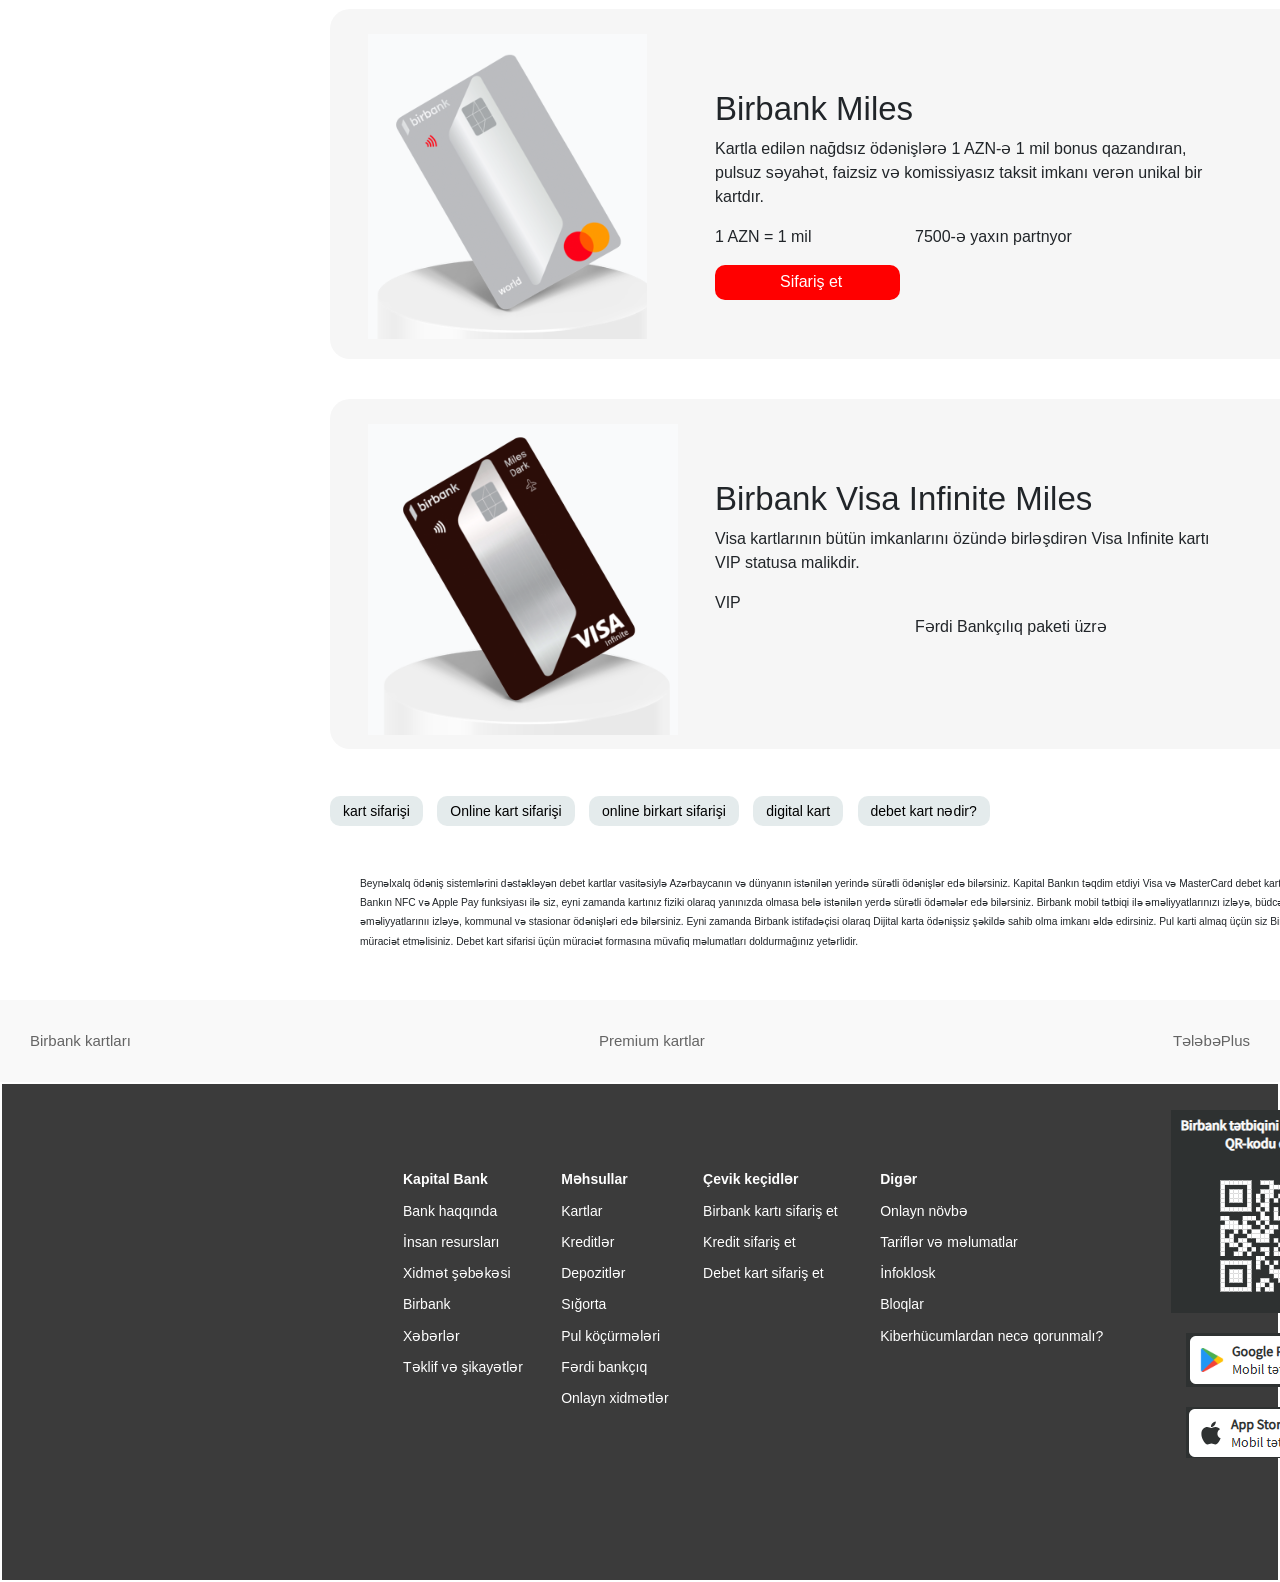
<file: webbler/kartlar.html>
<!DOCTYPE html>
<html lang="en">
<head>
    <meta charset="UTF-8">
    <meta name="viewport" content="width=device-width, initial-scale=1.0">
    <title>Kapital bank/ Kartlar bölməsi</title>
    <link rel="stylesheet" href="kartlar.css">
    <link rel="icon" href="sekiller/Screenshot 2025-03-21 090450.png">
    <link rel="stylesheet" href="https://fonts.googleapis.com/icon?family=Material+Icons">
    <link rel="stylesheet" href="https://cdn.jsdelivr.net/npm/bootstrap@4.6.2/dist/css/bootstrap.min.css" integrity="sha384-xOolHFLEh07PJGoPkLv1IbcEPTNtaed2xpHsD9ESMhqIYd0nLMwNLD69Npy4HI+N" crossorigin="anonymous">

</head>
<body>
    <header>
        <div class="p1">
            <img class="fff1" src="sekiller/Screenshot 2025-03-21 090450.png" alt="logo">
            <b style="font-size: 23px; font-family:Arial, Helvetica, sans-serif">Kapital Bank</b>
        </div>
        <div class="p2">
            <p><b>Fiziki şəxslər üçün</b></p>
            <p>Biznes üçün</p>
            <p> <span style="color: red; margin-top:2p" class="material-icons">place</span>  Xidmət şəbəkəsi</p>
            <p>EN</p>
            <p>RU</p>
            <span style="color: red; border:1px solid red; padding:1px;border-radius:5px" class="material-icons" id="search">search</span>
        </div>
    
    <div class="navnav">
        <ul class="navbar">
            <li class="drop os">
                <a class="drop" href="#">KARTLAR</a>
            </li>
            <li class="os"><a href="http://127.0.0.1:5501/Javascript/webbler/kreditler.html">KREDITLƏR</a></li>
            <li class="os"><a href="#">İPOTEKALAR</a></li>
            <li class="os"><a href="#">DEPOZİTLƏR</a></li>
            <li class="os"><a href="#">İSTİQAZ</a></li>
            <li class="os"><a href="#">PUL KÖÇÜRMƏLƏRİ</a></li>
            <li class="os"><a href="#">ONLAYN XİDMƏTLƏR</a></li>
            <li class="os"><a href="#">KAMPANİYALAR</a></li>
            <li class="os"><a href="#">FƏRDİ BANKÇILIQ</a></li>
        </ul>

        <a class="p10" href="#">birbank</a>
    </div>
</header>
<br>
<main>
    <div class="main">
        <h1>Kartlar</h1>
        <p>Nağdsız ödənişlərin rahatlığını hiss edin. Ödənişlərinizi sürətli və təhlükəsiz şəkildə həyata keçirin, həmçinin Birbank kartlarının üstünlüklərindən faydalanın.</p>
        <div class="fig">
            <a  href="#">Hamısı</a>
            <a href="#">Birbank kartları</a>
            <a href="#">Premium</a>
            <a href="#">Student Card</a>
        </div>
    </div>
    <br><br><br>
    <div class="pic">
        <!-- <div class="osmann"><a href="#">Sifariş et</a></div> -->
        <img src="sekiller/Screenshot 2025-03-22 172108.png" alt="">
    </div>

    <div class="cap">
        <div class="cap1">
            <img src="sekiller/Screenshot 2025-03-22 173034.png" alt="">
        </div>

        <div class="cap2">
            <h2>Birbank Miles kartı</h2>

            <p>Kartla edilən nağdsız ödənişlərə 1 AZN-ə 1 mil bonus qazandıran, pulsuz səyahət, faizsiz və komissiyasız taksit
                imkanı verən unikal bir kartdır.</p>
            <span> BirKart Yetər</span>
            <span>1 aylıq xidmət haqqı</span>
            <a href="#">Sifariş et</a>
        </div>
    </div>
    <div class="osm">
        <div class="osm1">
            <img src="sekiller/Screenshot 2025-03-22 220309.png" alt="">
        </div>
        <div class="osm2">
            <h1>Birbank Umico</h1>
            <p>Gündəlik alış-veriş üçün olan, kredit və taksit kartı imkanlarını birləşdirən, Umico bonusları qazanma imkanını təqdim edən enikal bir kartdır</p>
            <p class="o1">Ödənişlərdən Umico bonusu</p>
            <p class="o2">Hər ay bir neçə bonus kateqoriyası seçmək imkanı</p>
            <a class="o3" href="#h2">Sifariş et</a>
        </div>
    </div>
    <div class="osmm">
        <div class="osmm1">
            <img src="sekiller/Screenshot 2025-03-22 222601.png" alt="">
        </div>
        <div class="osmm2">
            <h1>Birbank Miles</h1>
            <p>Kartla edilən nağdsız ödənişlərə 1 AZN-ə 1 mil bonus qazandıran, pulsuz səyahət, faizsiz və komissiyasız taksit imkanı verən unikal bir kartdır.</p>
            <p class="oo1">1 AZN = 1 mil</p>
            <p class="oo2">7500-ə yaxın partnyor</p>
            <a class="o3" href="#h234">Sifariş et</a>
        </div>
    </div>
    <div class="osmm3">
        <div class="osmm4">
            <img width="310px" src="sekiller/Screenshot 2025-03-23 144516.png" alt="">
        </div>
        <div class="osmm5">
            <h1 >Birbank Visa Infinite Miles</h1>
            <p>Visa kartlarının bütün imkanlarını özündə birləşdirən Visa Infinite kartı VIP statusa malikdir.</p>
            <p class="oo1">VIP</p>
            <p class="oo2">Fərdi Bankçılıq paketi üzrə</p>
        </div>
    </div>
    <div class="sm">
        <a href="#">kart sifarişi</a>
        <a href="#">Online kart sifarişi</a>
        <a href="#">online birkart sifarişi</a>
        <a href="#">digital kart</a>
        <a href="#">debet kart nədir?</a>
    </div>
    <div class="small">
        <small>Beynəlxalq ödəniş sistemlərini dəstəkləyən debet kartlar vasitəsiylə Azərbaycanın və dünyanın istənilən yerində sürətli ödənişlər edə bilərsiniz. Kapital Bankın təqdim etdiyi Visa və MasterCard debet kart məhsulları sizə təhlükəsiz əməliyyatlar etməyə imkan tanıyır. Kapital Bankın NFC və Apple Pay funksiyası ilə siz, eyni zamanda kartınız fiziki olaraq yanınızda olmasa belə istənilən yerdə sürətli ödəmələr edə bilərsiniz. Birbank mobil tətbiqi ilə əməliyyatlarınızı izləyə, büdcənizi optimal şəkildə idarə edə, karta mədaxil və məxaric əməliyyatlarınıı izləyə, kommunal və stasionar ödənişləri edə bilərsiniz. Eyni zamanda Birbank istifadəçisi olaraq Dijital karta ödənişsiz şəkildə sahib olma imkanı əldə edirsiniz. Pul karti almaq üçün siz Birbank mobil tətbiqi, Kapitalbank.az və ya Birbank.az-dan onlayn müraciət etməlisiniz. Debet kart sifarisi üçün müraciət formasına müvafiq məlumatları doldurmağınız yetərlidir.</small>
    </div>
    <div class="son">
        <div class="a1"><a href="#">Birbank kartları</a></div>
        <div class="a2"><a href="#">Premium kartlar</a></div>
        <div class="a3"><a href="#">TələbəPlus</a></div>
    </div>
</main>
<footer>
    <div class="horse">
        <table border="0">
            <tr>
                <th>Kapital Bank</th>
                <th>Məhsullar</th>
                <th>Çevik keçidlər</th>
                <th>Digər</th>
            </tr>
            <tr>
                <td>Bank haqqında</td>
                <td>Kartlar</td>
                <td>Birbank kartı sifariş et</td>
                <td>Onlayn növbə</td>
            </tr>
            <tr>
                <td>İnsan resursları</td>
                <td>Kreditlər </td>
                <td>Kredit sifariş et</td>
                <td>Tariflər və məlumatlar</td>
            </tr>
            <tr>
                <td>Xidmət şəbəkəsi</td>
                <td>Depozitlər</td>
                <td>Debet kart sifariş et</td>
                <td>İnfoklosk</td>
            </tr>
            <tr>
                <td>Birbank</td>
                <td>Sığorta</td>
                <td></td>
                <td>Bloqlar</td>
            </tr>
            <tr>
                <td>Xəbərlər</td>
                <td>Pul köçürmələri</td>
                <td></td>
                <td>Kiberhücumlardan necə qorunmalı?</td>
            </tr>
            <tr>
                <td>Təklif və şikayətlər</td>
                <td>Fərdi bankçıq</td>
                <td></td>
                <td></td>
            </tr>
            <tr>
                <td></td>
                <td>Onlayn xidmətlər</td>
                <td></td>
                <td></td>
            </tr>
        </table>
        <div class="old">
            <img id="sm1" src="sekiller/Screenshot 2025-03-23 165622.png" alt="">
            <a id="sm2" href="#"><img  src="sekiller/Screenshot 2025-03-23 165638.png" alt=""></a>
            <a id="sm3" href="#"><img  src="sekiller/Screenshot 2025-03-23 165643.png" alt=""></a>
        </div>
    </div>    
</footer>
</file>
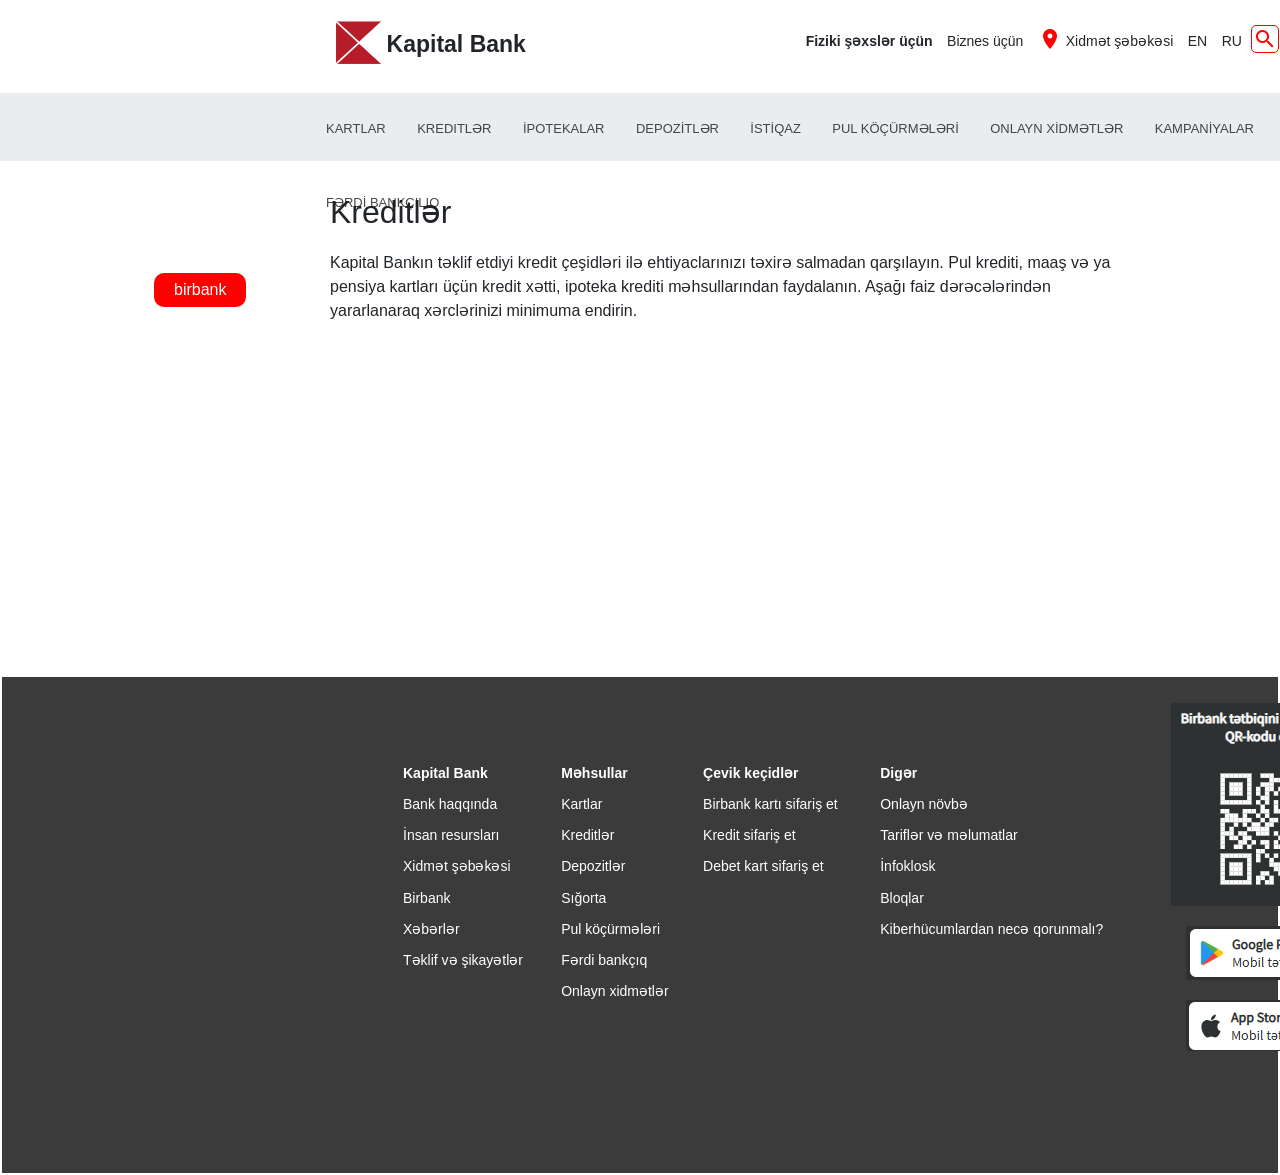
<file: webbler/kreditler.html>
<!DOCTYPE html>
<html lang="en">
<head>
    <meta charset="UTF-8">
    <meta name="viewport" content="width=device-width, initial-scale=1.0">
    <title>Kreditler</title>
    <link rel="stylesheet" href="kreditler.css">
    <link rel="icon" href="sekiller/Screenshot 2025-03-21 090450.png">
    <link rel="stylesheet" href="https://fonts.googleapis.com/icon?family=Material+Icons">
    <link rel="stylesheet" href="https://cdn.jsdelivr.net/npm/bootstrap@4.6.2/dist/css/bootstrap.min.css" integrity="sha384-xOolHFLEh07PJGoPkLv1IbcEPTNtaed2xpHsD9ESMhqIYd0nLMwNLD69Npy4HI+N" crossorigin="anonymous">
    <link href="https://cdn.jsdelivr.net/npm/bootstrap@4.6.0/dist/css/bootstrap.min.css" rel="stylesheet">
</head>
<body>
<header>
    <div class="p1">
        <img class="fff1" src="sekiller/Screenshot 2025-03-21 090450.png" alt="logo">
        <b style="font-size: 23px; font-family:Arial, Helvetica, sans-serif">Kapital Bank</b>
    </div>
    <div class="p2">
        <p><b>Fiziki şəxslər üçün</b></p>
        <p>Biznes üçün</p>
        <p> <span style="color: red; margin-top:2p" class="material-icons">place</span>  Xidmət şəbəkəsi</p>
        <p>EN</p>
        <p>RU</p>
        <span style="color: red; border:1px solid red; padding:1px;border-radius:5px" class="material-icons" id="search">search</span>
    </div>
    
    <div class="navnav">
        <ul class="navbar">
            <li class="drop os">
                <a class="drop" href="http://127.0.0.1:5501/Javascript/webbler/kartlar.html#">KARTLAR</a>
            </li>
            <li class="os"><a href="#">KREDITLƏR</a></li>
            <li class="os"><a href="#">İPOTEKALAR</a></li>
            <li class="os"><a href="#">DEPOZİTLƏR</a></li>
            <li class="os"><a href="#">İSTİQAZ</a></li>
            <li class="os"><a href="#">PUL KÖÇÜRMƏLƏRİ</a></li>
            <li class="os"><a href="#">ONLAYN XİDMƏTLƏR</a></li>
            <li class="os"><a href="#">KAMPANİYALAR</a></li>
            <li class="os"><a href="#">FƏRDİ BANKÇILIQ</a></li>
        </ul>

        <a class="p10" href="#">birbank</a>
    </div>
</header>
<main>
    <div class="first">
        <h2>Kreditlər</h2>
        <p>Kapital Bankın təklif etdiyi kredit çeşidləri ilə ehtiyaclarınızı təxirə salmadan qarşılayın. Pul krediti, maaş və ya pensiya kartları üçün kredit xətti, ipoteka krediti məhsullarından faydalanın. Aşağı faiz dərəcələrindən yararlanaraq xərclərinizi minimuma endirin.</p>
    </div>
    <div></div>
</main>
<br><br><br><br><br><br><br><br><br><br><br><br><br><br>
<footer>
  <div class="horse">
      <table border="0">
          <tr>
              <th>Kapital Bank</th>
              <th>Məhsullar</th>
              <th>Çevik keçidlər</th>
              <th>Digər</th>
          </tr>
          <tr>
              <td>Bank haqqında</td>
              <td>Kartlar</td>
              <td>Birbank kartı sifariş et</td>
              <td>Onlayn növbə</td>
          </tr>
          <tr>
              <td>İnsan resursları</td>
              <td>Kreditlər </td>
              <td>Kredit sifariş et</td>
              <td>Tariflər və məlumatlar</td>
          </tr>
          <tr>
              <td>Xidmət şəbəkəsi</td>
              <td>Depozitlər</td>
              <td>Debet kart sifariş et</td>
              <td>İnfoklosk</td>
          </tr>
          <tr>
              <td>Birbank</td>
              <td>Sığorta</td>
              <td></td>
              <td>Bloqlar</td>
          </tr>
          <tr>
              <td>Xəbərlər</td>
              <td>Pul köçürmələri</td>
              <td></td>
              <td>Kiberhücumlardan necə qorunmalı?</td>
          </tr>
          <tr>
              <td>Təklif və şikayətlər</td>
              <td>Fərdi bankçıq</td>
              <td></td>
              <td></td>
          </tr>
          <tr>
              <td></td>
              <td>Onlayn xidmətlər</td>
              <td></td>
              <td></td>
          </tr>
      </table>
      <div class="old">
          <img id="sm1" src="sekiller/Screenshot 2025-03-23 165622.png" alt="">
          <a id="sm2" href="#"><img  src="sekiller/Screenshot 2025-03-23 165638.png" alt=""></a>
          <a id="sm3" href="#"><img  src="sekiller/Screenshot 2025-03-23 165643.png" alt=""></a>
      </div>
  </div>    
</footer>
</body>
</html>
</file>
<file: style.css>
body{
    overflow-x: hidden;
    max-width: 100%;
    box-sizing: border-box;
}
header{
    display: flex;
    flex-wrap: wrap;
    justify-content: space-around;
    text-align: center;
    width: auto;
    
}
main{
    /* overflow-x: hidden; */
    max-width: 100%;
    width: auto;
    box-sizing: border-box;
}
.p1{
    left: 30px;
    position: relative;
    top: 20px;
    width: 800px;
    height: 40px;
}
/* .fff1{
    float: left;
} */
.p1 b{
    position: relative;
    top:5px;
}
.p2{
    position: relative;
    bottom: 20px;
    left: 400px;

}
.p2 p{
    display: inline;
    margin-inline: 5px;
    font-size: 15px;
    font-size: 14px;
}
span{
    position: relative;
    top: 5px;
}
#search{
    position: relative;
    top: 5px;
}
.navnav{
    background-color: rgba(32, 76, 108, 0.099);
    margin-top: 20px;
    height: 70px;
    width: 100%;
    display: flex;
    flex-wrap: wrap;
    align-items: center;
    border-bottom: 2px solid white;
}
.navbar{
    bottom: 15px;
    list-style-type: none;
    margin-left: 300px;
    position: relative;
   
}
.navbar a{
    display: inline-block;
    margin-inline: 10px;
    text-decoration: none !important;
    color: rgb(26, 26, 26,0.8) !important;
    font-size: 13px;
}
.navbar li{
    float: left;
    box-sizing: border-box;
    padding-bottom: 20px;
    padding-top: 30px;
}
.navbar li:hover{
    border-bottom: red solid 2px;
}
.navnav .p10{
    background-color: red;
    text-decoration: none;
    color: white;
    border-radius: 10px;
    padding: 5px 20px;
    box-sizing: border-box;
    margin-left: 154px;
    margin-bottom: 35px;
}
.h1{
    position: relative;
    top: 20px;
    text-align: left;
    /* left: 300px; */
    display: inline-block;
    
}
.h2{
    position: relative;
    top: 20px;
    text-align: left;
    display: inline-block;
    /* left: 350px; */
}
.h2 a{
    margin: 13px;
    display: block;
}
.h1 a{
    margin: 13px;
    display: block;
}
/* .h10{
    position: relative;
    left: 343px;
}
.h10 a:hover{
    color: red;
} */
.os{
    position: relative;
}
.drop{
    position: relative;
    display: inline-block;
}
.dropdown{
    background-color: rgb(255, 255, 255);
    display: flex;
    position: absolute;
    justify-content: left;
    
    top: 152px;
    left: 0px;
    right: 0px;
    width: 500px;
    height: 200px;
    /* border: 2px solid black; */
    display: none;
    z-index: 100;
}
.drop:hover .dropdown{
    display: block;
    
}
.dropdown a{
    font-size: 15px;
    
}
.osman{
    background-color: rgba(32, 76, 108, 0.099);
    height: 430px;
    transition: 0.2s;
    transition-timing-function: ease;
    transition-delay: 0.2s;
}
.osman>b{
    position: absolute;
    top: 80px;
    left: 325px;
    font-size: 30px;
    font-family:'Trebuchet MS', 'Lucida Sans Unicode', 'Lucida Grande', 'Lucida Sans', Arial, sans-serif;
}
.osman>p{
    position: absolute;
    top: 120px;
    left: 325px;
    margin-top: 5px;
}
.osman>img{
    position: absolute;
    top: 20px;
    left: 1050px;
    width: 400px;
    transition: 0.2s;
    transition-timing-function: ease;
    transform:scale(1);
    transition-duration: 0.5s;
    transition-delay: 0s;
    
}
.osman:hover img{
    transform: scale(1.1);
    transition-duration: 0.5s;
    transition-timing-function: ease;
}
.button{
    position: absolute;
    background-color: rgb(255, 0, 0,0.65);
    border: 0px;
    top: 160px;
    left: 325px;
    border-radius: 10px;
    width: 280px;
    padding-top: 10px;
    padding-bottom: 10px;
    height: 58px;
    font-size: 19px;
    color: white;
}
.ortayazi{
    width: 1164px;
    height: 227px;
    position: absolute;
    border-radius: 10px;
    top: 352px;
    left: 330px;
    background-color: rgb(250, 250, 250);
    z-index: 20;
}
.kreditsifarisi{
    background-color: rgb(255, 255, 255);
    position: absolute;
    border-radius: 10px;
    margin: 33px;
    width: 200px;
    height: 162px;
    z-index: 21;
    box-sizing: border-box;
    box-shadow: 0px 0px 20px rgb(229, 229, 229);
}
.yazi>p{
    display: inline;
    font-size: 17px;
}
.yazi>img{
    position: absolute;
    top: 18px;
}
.yazi>b{
    font-size: 16.7px;
    font-weight: 500;
}
.yazi{
    margin: 43px;
    margin-top: 95px;
}
.kart>p{
    display: inline;
    font-size: 17px;
}
.kart>img{
    position: absolute;
    top: 22px;
    left: 41px;
}
.kart>b{
    font-size: 16.7px;
    font-weight: 500;
}
.kart{
    margin: 51px;
    margin-top: 95px;
}
.depozit>p{
    display: inline;
    font-size: 17px;
}
.depozit>img{
    position: absolute;
    top: 21px;
    left: 53px;
}
.depozit>b{
    font-size: 16.7px;
    font-weight: 500;
}
.depozit{
    margin: 37px;
    margin-top: 95px;
}
.mikro>p{
    display: inline;
    font-size: 17px;
}
.mikro>img{
    position: absolute;
    top: 21px;
    left: 50px;
}
.mikro>b{
    font-size: 16.7px;
    font-weight: 500;
}
.mikro{
    margin: 25px;
    margin-top: 95px;
    text-align: center;
}
.kampaniya>p{
    display: inline;
    font-size: 17px;
}
.kampaniya>img{
    position: absolute;
    top: 20px;
    left: 58px;
}
.kampaniya>b{
    font-size: 16.7px;
    font-weight: 500;
}
.kampaniya{
    margin: 25px;
    margin-top: 95px;
    text-align: center;
}
.kartsifarisi{
    position: absolute;
    border-radius: 10px;
    margin: 33px;
    width: 200px;
    height: 162px;
    left: 226px;
    z-index: 21;
    background-color: rgb(255, 255, 255);
    box-sizing: border-box;
    box-shadow: 0px 0px 20px rgb(229, 229, 229);
}
.depozitsifarisi{
    background-color: rgb(255, 255, 255);
    box-sizing: border-box;
    box-shadow: 0px 0px 20px rgb(229, 229, 229);
    position: absolute;
    border-radius: 10px;
    margin: 33px;
    width: 200px;
    height: 162px;
    z-index: 21;
    left: 450px;
}
.mikrokredit{
    background-color: rgb(255, 255, 255);
    box-sizing: border-box;
    box-shadow: 0px 0px 20px rgb(229, 229, 229);
    position: absolute;
    border-radius: 10px;
    margin: 33px;
    width: 200px;
    height: 162px;
    z-index: 21;
    left: 674px;
}
.kompaniyalarabax{
    background-color: rgb(255, 255, 255);
    box-sizing: border-box;
    box-shadow: 0px 0px 20px rgb(229, 229, 229);
    position: absolute;
    border-radius: 10px;
    margin: 33px;
    width: 200px;
    height: 162px;
    z-index: 21;
    left: 898px;
}
.colorlar{
    transition-duration:0.5s;
    transition-timing-function: ease;
    transition-delay: 0s;
}
.colorlar:hover{
    transform: scale(1.07);
}
footer{
    /* margin-top: 50px; */
    height: 500px;
    background-color: rgba(0, 0, 0, 0.77);
    border: 2px solid white;
    position: relative;

}
.small{
    width: 1240px;
    position: relative;
    left: 330px;
    margin: 50px 30px;
}
.small p{
    font-size: 10px;
    text-align: center;
    display: flex;
    flex-wrap: wrap;
}   
.sm{
    position: relative;
    left: 330px;
    margin: 50px 0px;
}
.sm a{
    color: black;
    background-color: rgba(223, 231, 233, 0.839);
    padding: 7px 13px;
    font-size: 14px;
    border-radius: 10px;
    margin-right: 10px;
    transition:  0.3s;
    transition-timing-function: ease;
    transition-delay: 0.1;
}
.sm a:hover{
    background-color: rgb(250, 79, 79);
    color: white;
    text-decoration: none;
}
.son{
    background-color: rgb(226, 225, 225,0.2);
    position: relative;
    bottom: 0px;
    padding: 30px;
}
.son{
    color: rgb(96, 96, 96);
    font-size: 15px;
    display: flex;
    justify-content: space-between;
    flex-direction: row;
}
.son a{
    color: rgb(0, 0, 0,0.6);
    text-decoration: none;
    /* font-family:; */
}
.son a:hover{
    color: rgb(0, 0, 0,0.6);
    text-decoration: none;
}
table{
    color: white;
    width: 1000px;
    position: relative;
    left: 300px;
    top: 30px;
    font-size: 14px;
    font-family: 'Segoe UI', Tahoma, Geneva, Verdana, sans-serif;
    padding: 10px;
    height: 250px;
    z-index: 1;
    margin-right: 300px;
    
}
td{
    transition: 0.2s;
    transition-timing-function: ease;
    transition-delay: 0.1s;
}   
td:hover{
    color: rgb(250, 79, 79);
}
.old>img{
    display: block;
}
.old{
    display: flex;
    flex-direction: column;
    height: 300px;
    justify-content: center;
}
#sm2{
    margin: 20px 15px;
}
#sm3{
    margin: 0px 15px;
}
.horse{
    position: relative;
    top: 50px;
    left: 100px;
    display: flex;
    z-index: 1;
}
#carouselExampleFade1{
    position: relative;
    top: 200px;
    
}
.o1ci{
    margin-left: 330px;
    box-sizing: border-box;
}
.ust{
    width: 600px;
    /* padding-top: 30px; */
    padding-bottom: 75px;
}
.o1ci h1{
    font-family:'Trebuchet MS', 'Lucida Sans Unicode', 'Lucida Grande', 'Lucida Sans', Arial, sans-serif;
}
.o1ci p{
    font-size: 17px;
}
.o1ci img{
    position: absolute;
    
    right: 600px;

}
.comp{
    margin-left: 330px;
    height: 180px ;
    display: flex;
    margin-top: 30px;   
}
.comp h3{
    
    color:rgb(250, 79, 79) ;
}
.comp p{
    color: black;
}
.comp .div1,.comp .div2,.comp .div3{
    display: inline;
    margin-right: 70px;
}
.alt{
    background-color: rgba(32, 76, 108, 0.099);
    width: 100%;
    height: 215px;
    display: flex;
    justify-content: left;
    align-items: center;
}
#p1{
    bottom: 35px;
}
#p2{
    bottom: 36px;
}
#p3{
    bottom: 38px;
}
#p4{
    bottom: 45px;
}
#p5{
    bottom: 36px;
}
#pp1{
    margin-bottom: 0px;
}
.div1 a{
    background-color: rgb(249, 67, 67);
    color: white;
    padding: 9px 90px;
    font-size: 19px;
    border-radius: 7px;
}
.div1 a:hover{
    background-color: rgb(247, 62, 62);
    color: white;
    text-decoration: none;
}
.comp4{
    margin-left: 330px;
    height: 180px ;
    display: flex;
    margin-top: 30px;   
}
.comp4 h3{
    
    color:rgb(250, 79, 79) ;
}
.comp4 p{
    color: black;
}
.comp4 .div1,.div2{
    margin-right: 160px;
}
.brbr img{
    position: absolute;
    
    right: 560px;

}
</file>
<file: hometask.css>
body{
    overflow-x: hidden;
    max-width: 100%;
    box-sizing: border-box;
}
header{
    display: flex;
    flex-wrap: wrap;
    justify-content: space-around;
    text-align: center;
    width: auto;
    
}
main{
    /* overflow-x: hidden; */
    max-width: 100%;
    width: auto;
    box-sizing: border-box;
}
.p1{
    left: 30px;
    position: relative;
    top: 20px;
    width: 800px;
    height: 40px;
}
/* .fff1{
    float: left;
} */
.p1 b{
    position: relative;
    top:5px;
}
.p2{
    position: relative;
    bottom: 20px;
    left: 400px;

}
.p2 p{
    display: inline;
    margin-inline: 5px;
    font-size: 15px;
    font-size: 14px;
}
span{
    position: relative;
    top: 5px;
}
#search{
    position: relative;
    top: 5px;
}
.navnav{
    background-color: rgba(32, 76, 108, 0.099);
    margin-top: 20px;
    height: 70px;
    width: 100%;
    display: flex;
    flex-wrap: wrap;
    align-items: center;
    border-bottom: 2px solid white;
}
.navbar{
    bottom: 15px;
    list-style-type: none;
    margin-left: 300px;
    position: relative;
   
}
.navbar a{
    display: inline-block;
    margin-inline: 10px;
    text-decoration: none !important;
    color: rgb(26, 26, 26,0.8) !important;
    font-size: 13px;
}
.navbar li{
    float: left;
    box-sizing: border-box;
    padding-bottom: 20px;
    padding-top: 30px;
}
.navbar li:hover{
    border-bottom: red solid 2px;
}
.navnav .p10{
    background-color: red;
    text-decoration: none;
    color: white;
    border-radius: 10px;
    padding: 5px 20px;
    box-sizing: border-box;
    margin-left: 154px;
    margin-bottom: 35px;
}
.h1{
    position: relative;
    top: 20px;
    text-align: left;
    /* left: 300px; */
    display: inline-block;
    
}
.h2{
    position: relative;
    top: 20px;
    text-align: left;
    display: inline-block;
    /* left: 350px; */
}
.h2 a{
    margin: 13px;
    display: block;
}
.h1 a{
    margin: 13px;
    display: block;
}
/* .h10{
    position: relative;
    left: 343px;
}
.h10 a:hover{
    color: red;
} */
.os{
    position: relative;
}
.drop{
    position: relative;
    display: inline-block;
}
.dropdown{
    background-color: rgb(255, 255, 255);
    display: flex;
    position: absolute;
    justify-content: left;
    
    top: 152px;
    left: 0px;
    right: 0px;
    width: 500px;
    height: 200px;
    /* border: 2px solid black; */
    display: none;
    z-index: 100;
}
.drop:hover .dropdown{
    display: block;
    
}
.dropdown a{
    font-size: 15px;
    
}
.osman{
    background-color: rgba(32, 76, 108, 0.099);
    height: 430px;
    transition: 0.2s;
    transition-timing-function: ease;
    transition-delay: 0.2s;
}
.osman>b{
    position: absolute;
    top: 80px;
    left: 325px;
    font-size: 30px;
    font-family:'Trebuchet MS', 'Lucida Sans Unicode', 'Lucida Grande', 'Lucida Sans', Arial, sans-serif;
}
.osman>p{
    position: absolute;
    top: 120px;
    left: 325px;
    margin-top: 5px;
}
.osman>img{
    position: absolute;
    top: 20px;
    left: 1050px;
    width: 400px;
    transition: 0.2s;
    transition-timing-function: ease;
    transform:scale(1);
    transition-duration: 0.5s;
    transition-delay: 0s;
    
}
.osman:hover img{
    transform: scale(1.1);
    transition-duration: 0.5s;
    transition-timing-function: ease;
}
.button{
    position: absolute;
    background-color: rgb(255, 0, 0,0.65);
    border: 0px;
    top: 160px;
    left: 325px;
    border-radius: 10px;
    width: 280px;
    padding-top: 10px;
    padding-bottom: 10px;
    height: 58px;
    font-size: 19px;
    color: white;
}
.ortayazi{
    width: 1164px;
    height: 227px;
    position: absolute;
    border-radius: 10px;
    top: 352px;
    left: 330px;
    background-color: rgb(250, 250, 250);
    z-index: 20;
}
.kreditsifarisi{
    background-color: rgb(255, 255, 255);
    position: absolute;
    border-radius: 10px;
    margin: 33px;
    width: 200px;
    height: 162px;
    z-index: 21;
    box-sizing: border-box;
    box-shadow: 0px 0px 20px rgb(229, 229, 229);
}
.yazi>p{
    display: inline;
    font-size: 17px;
}
.yazi>img{
    position: absolute;
    top: 18px;
}
.yazi>b{
    font-size: 16.7px;
    font-weight: 500;
}
.yazi{
    margin: 43px;
    margin-top: 95px;
}
.kart>p{
    display: inline;
    font-size: 17px;
}
.kart>img{
    position: absolute;
    top: 22px;
    left: 41px;
}
.kart>b{
    font-size: 16.7px;
    font-weight: 500;
}
.kart{
    margin: 51px;
    margin-top: 95px;
}
.depozit>p{
    display: inline;
    font-size: 17px;
}
.depozit>img{
    position: absolute;
    top: 21px;
    left: 53px;
}
.depozit>b{
    font-size: 16.7px;
    font-weight: 500;
}
.depozit{
    margin: 37px;
    margin-top: 95px;
}
.mikro>p{
    display: inline;
    font-size: 17px;
}
.mikro>img{
    position: absolute;
    top: 21px;
    left: 50px;
}
.mikro>b{
    font-size: 16.7px;
    font-weight: 500;
}
.mikro{
    margin: 25px;
    margin-top: 95px;
    text-align: center;
}
.kampaniya>p{
    display: inline;
    font-size: 17px;
}
.kampaniya>img{
    position: absolute;
    top: 20px;
    left: 58px;
}
.kampaniya>b{
    font-size: 16.7px;
    font-weight: 500;
}
.kampaniya{
    margin: 25px;
    margin-top: 95px;
    text-align: center;
}
.kartsifarisi{
    position: absolute;
    border-radius: 10px;
    margin: 33px;
    width: 200px;
    height: 162px;
    left: 226px;
    z-index: 21;
    background-color: rgb(255, 255, 255);
    box-sizing: border-box;
    box-shadow: 0px 0px 20px rgb(229, 229, 229);
}
.depozitsifarisi{
    background-color: rgb(255, 255, 255);
    box-sizing: border-box;
    box-shadow: 0px 0px 20px rgb(229, 229, 229);
    position: absolute;
    border-radius: 10px;
    margin: 33px;
    width: 200px;
    height: 162px;
    z-index: 21;
    left: 450px;
}
.mikrokredit{
    background-color: rgb(255, 255, 255);
    box-sizing: border-box;
    box-shadow: 0px 0px 20px rgb(229, 229, 229);
    position: absolute;
    border-radius: 10px;
    margin: 33px;
    width: 200px;
    height: 162px;
    z-index: 21;
    left: 674px;
}
.kompaniyalarabax{
    background-color: rgb(255, 255, 255);
    box-sizing: border-box;
    box-shadow: 0px 0px 20px rgb(229, 229, 229);
    position: absolute;
    border-radius: 10px;
    margin: 33px;
    width: 200px;
    height: 162px;
    z-index: 21;
    left: 898px;
}
.colorlar{
    transition-duration:0.5s;
    transition-timing-function: ease;
    transition-delay: 0s;
}
.colorlar:hover{
    transform: scale(1.07);
}
footer{
    /* margin-top: 50px; */
    height: 500px;
    background-color: rgba(0, 0, 0, 0.77);
    border: 2px solid white;
    position: relative;

}
.small{
    width: 1240px;
    position: relative;
    left: 330px;
    margin: 50px 30px;
}
.small p{
    font-size: 10px;
    text-align: center;
    display: flex;
    flex-wrap: wrap;
}   
.sm{
    position: relative;
    left: 330px;
    margin: 50px 0px;
}
.sm a{
    color: black;
    background-color: rgba(223, 231, 233, 0.839);
    padding: 7px 13px;
    font-size: 14px;
    border-radius: 10px;
    margin-right: 10px;
    transition:  0.3s;
    transition-timing-function: ease;
    transition-delay: 0.1;
}
.sm a:hover{
    background-color: rgb(250, 79, 79);
    color: white;
    text-decoration: none;
}
.son{
    background-color: rgb(226, 225, 225,0.2);
    position: relative;
    bottom: 0px;
    padding: 30px;
}
.son{
    color: rgb(96, 96, 96);
    font-size: 15px;
    display: flex;
    justify-content: space-between;
    flex-direction: row;
}
.son a{
    color: rgb(0, 0, 0,0.6);
    text-decoration: none;
    /* font-family:; */
}
.son a:hover{
    color: rgb(0, 0, 0,0.6);
    text-decoration: none;
}
table{
    color: white;
    width: 1000px;
    position: relative;
    left: 300px;
    top: 30px;
    font-size: 14px;
    font-family: 'Segoe UI', Tahoma, Geneva, Verdana, sans-serif;
    padding: 10px;
    height: 250px;
    z-index: 1;
    margin-right: 300px;
    
}
td{
    transition: 0.2s;
    transition-timing-function: ease;
    transition-delay: 0.1s;
}   
td:hover{
    color: rgb(250, 79, 79);
}
.old>img{
    display: block;
}
.old{
    display: flex;
    flex-direction: column;
    height: 300px;
    justify-content: center;
}
#sm2{
    margin: 20px 15px;
}
#sm3{
    margin: 0px 15px;
}
.horse{
    position: relative;
    top: 50px;
    left: 100px;
    display: flex;
    z-index: 1;
}
#carouselExampleFade1{
    position: relative;
    top: 200px;
    
}
.o1ci{
    margin-left: 330px;
    box-sizing: border-box;
}
.ust{
    width: 600px;
    /* padding-top: 30px; */
    padding-bottom: 75px;
}
.o1ci h1{
    font-family:'Trebuchet MS', 'Lucida Sans Unicode', 'Lucida Grande', 'Lucida Sans', Arial, sans-serif;
}
.o1ci p{
    font-size: 17px;
}
.o1ci img{
    position: absolute;
    
    right: 600px;

}
.comp{
    margin-left: 330px;
    height: 180px ;
    display: flex;
    margin-top: 30px;   
}
.comp h3{
    
    color:rgb(250, 79, 79) ;
}
.comp p{
    color: black;
}
.comp .div1,.comp .div2,.comp .div3{
    display: inline;
    margin-right: 70px;
}
.alt{
    background-color: rgba(32, 76, 108, 0.099);
    width: 100%;
    height: 215px;
    display: flex;
    justify-content: left;
    align-items: center;
}
#p1{
    bottom: 35px;
}
#p2{
    bottom: 36px;
}
#p3{
    bottom: 38px;
}
#p4{
    bottom: 45px;
}
#p5{
    bottom: 36px;
}
#pp1{
    margin-bottom: 0px;
}
.div1 a{
    background-color: rgb(249, 67, 67);
    color: white;
    padding: 9px 90px;
    font-size: 19px;
    border-radius: 7px;
}
.div1 a:hover{
    background-color: rgb(247, 62, 62);
    color: white;
    text-decoration: none;
}
.comp4{
    margin-left: 330px;
    height: 180px ;
    display: flex;
    margin-top: 30px;   
}
.comp4 h3{
    
    color:rgb(250, 79, 79) ;
}
.comp4 p{
    color: black;
}
.comp4 .div1,.div2{
    margin-right: 160px;
}
.brbr img{
    position: absolute;
    
    right: 560px;
}
</file>
<file: webbler/kartlar.css>
body{
    overflow-x: hidden;
    max-width: 100%;
    box-sizing: border-box;
}
header{
    display: flex;
    flex-wrap: wrap;
    justify-content: space-around;
    text-align: center;
}
.p1{
    left: 30px;
    position: relative;
    top: 20px;
    width: 800px;
    height: 40px;
}
.p1 b{
    position: relative;
    top:5px;
}
.p2{
    position: relative;
    bottom: 20px;
    left: 400px;

}
.p2 p{
    display: inline;
    margin-inline: 5px;
    font-size: 15px;
    font-size: 14px;
}
span{
    position: relative;
    top: 5px;
}
#search{
    position: relative;
    top: 5px;
}
.navnav{
    background-color: rgba(32, 76, 108, 0.099);
    margin-top: 20px;
    height: 70px;
    width: 100%;
    display: flex;
    align-items: center;
    border-bottom: 2px solid white;
}
.navbar{
    margin-top: 10px;
    list-style-type: none;
    margin-left: 300px;
    position: fixed;
   
}
.navbar a{
    display: inline-block;
    margin-inline: 10px;
    text-decoration: none !important;
    color: rgb(26, 26, 26,0.8) !important;
    font-size: 13px;
}
.navbar li{
    float: left;
    box-sizing: border-box;
    padding-bottom: 15px;
    padding-top: 30px;
}
.navbar li:hover{
    border-bottom: red solid 2px;
}
.navnav .p10{
    background-color: red;
    text-decoration: none;
    color: white;
    border-radius: 10px;
    padding: 5px 20px;
    box-sizing: border-box;
    margin-left: 154px;
}
.h1{
    position: relative;
    top: 20px;
    text-align: left;
    /* left: 300px; */
    display: inline-block;
    
}
.h2{
    position: relative;
    top: 20px;
    text-align: left;
    display: inline-block;
    /* left: 350px; */
}
.h2 a{
    margin: 13px;
    display: block;
}
.h1 a{
    margin: 13px;
    display: block;
}
/* .h10{
    position: relative;
    left: 343px;
}
.h10 a:hover{
    color: red;
} */
.os{
    position: relative;
}
.drop{
    position: relative;
    display: inline-block;
}
.dropdown{
    background-color: rgb(255, 255, 255);
    display: flex;
    position: absolute;
    justify-content: left;
    
    top: 152px;
    left: 0px;
    right: 0px;
    width: 500px;
    height: 200px;
    /* border: 2px solid black; */
    display: none;
    z-index: 100;
}
.drop:hover .dropdown{
    display: block;
    
}
.dropdown a{
    font-size: 15px;
    
}
/* .osman{
    background-color: rgb(240, 240, 240);
    height: 430px;
}
.osman>b{
    position: absolute;
    top: 80px;
    left: 325px;
    font-size: 30px;
    font-family:'Trebuchet MS', 'Lucida Sans Unicode', 'Lucida Grande', 'Lucida Sans', Arial, sans-serif;
}
.osman>p{
    position: absolute;
    top: 120px;
    left: 325px;
    margin-top: 5px;
}
.osman>img{
    position: absolute;
    top: 20px;
    left: 1050px;
    width: 350px;
} */
.button{
    position: absolute;
    background-color: rgb(255, 0, 0,0.65);
    border: 0px;
    top: 160px;
    left: 325px;
    border-radius: 10px;
    width: 280px;
    padding-top: 10px;
    padding-bottom: 10px;
    height: 58px;
    font-size: 19px;
    color: white;
}
.main{
    position: relative;
    left: 330px;
}
.main p{
    color: gray;
}
.fig a{
    font-family: 'Gill Sans', 'Gill Sans MT', Calibri, 'Trebuchet MS', sans-serif;
    color: black;
    background-color: rgb(214, 212, 212,0.4);
    padding: 7px 10px;
    margin-right: 20px;
    text-decoration: none;
    text-align: left;
    transition:  0.5s;
    transition-timing-function: ease-out;
    border-radius: 10px;
    
}
.fig a:hover{
    text-decoration: none;
    color: white;
    background-color: rgb(250, 79, 79);
}
.fig{
    position: relative;
    top: 30px;
    
}
.pic{
    display: flex;
    justify-content: center;
    z-index: 0;
}
.pic .osmann{
    z-index: 10;
}
.pic>img{
    width: 1240px;
    height: 400px;
    /* cursor: pointer; */
}
.cap{
    display: flex;
    justify-content: center;
    margin-top: 50px;
    align-items: center;
    position: relative;
    left: 330px;
    background-color: rgb(246, 246, 246);
    width: 1240px;
    height: 350px;
    border-radius: 20px;
    right: 10px;
    transition: 0.3s;
    transition-timing-function: ease;
    transition-delay: 0.1s;
   
    /* overflow: hidden; */
    
}
.cap:hover{
    background-color: white;
    box-shadow: 10px 10px 20px black;
}
.cap span{
    margin-top: 20px;
}
.cap a{
    display: block;
    width: 180px;
    background-color: red;
    color: white;
    padding: 5px 60px;
    border-radius: 10px;
    margin-top: 40px;
    text-decoration: none;
    position: absolute;
}
.cap a:hover{
    color: white;
    text-decoration: none;
}
.cap2,.cap1{
    display: inline;


}
.cap2{
    position: relative;
    padding: 10px;
    box-sizing: border-box;
    left: 50px;
    right: 10px;
    margin-bottom: 50px;
    /* word-wrap: break-word;
    overflow-wrap: break-word; */
    max-width: 880px ;
}

.osm{
    background-color: rgb(246, 246, 246);
    width: 1240px;
    height: 350px;
    padding: 5px 60px;
    border-radius: 10px;
    margin-top: 40px;
    position: relative;
    left: 330px;
}
.osm:hover{
    transition: 0.3s;
    transition-timing-function: ease;
    transition-delay: 0.1s;
    box-sizing: border-box;
    box-shadow: 10px 10px 20px black;
}
.osm2{
    width: 500px;
    float: right;
    position: absolute;
    top: 80px;
    left: 385px;
}
.osm2>h1{
    font-size: 33px;
}
.osm1{
    margin-top: 20px;
    position: relative;
    right: 22px;
}
.o1{
    width: 150px;
}
.o2{
    width: 340px;
    position: absolute;
    top: 136px;
    left: 200px;
}
.o3{
    width:185px;
    height: 35px;
    font-size: 16px;
    border-radius: 10px;
    padding-top: 5px;
    padding-left: 65px;
    background-color: rgb(255, 0, 0,1.0);
    color: white;
    display: block;
}
.o3:hover{
    color: white;
    text-decoration: none;
}

.osmm{
    background-color: rgb(246, 246, 246);
    width: 1240px;
    height: 350px;
    padding: 5px 60px;
    border-radius: 20px;
    margin-top: 40px;
    position: relative;
    left: 330px;
}
.osmm2{
    width: 500px;
    float: right;
    position: absolute;
    top: 80px;
    left: 385px;
}
.osmm1{
    margin-top: 20px;
    position: relative;
    right: 22px;
}
.osmm2>h1{
    font-size: 33px;
}
.osmm:hover{
    transition: 0.3s;
    transition-timing-function: ease;
    transition-delay: 0.1s;
    box-sizing: border-box;
    box-shadow: 10px 10px 20px black;
}
.oo1{
    width: 150px;
}
.oo2{
    width: 340px;
    position: absolute;
    top: 136px;
    left: 200px;
}
.osmm3{
    background-color: rgb(246, 246, 246);
    width: 1240px;
    height: 350px;
    padding: 5px 60px;
    border-radius: 20px;
    margin-top: 40px;
    position: relative;
    left: 330px;
}
.osmm3:hover{
    transition: 0.3s;
    transition-timing-function: ease;
    transition-delay: 0.1s;
    box-sizing: border-box;
    box-shadow: 10px 10px 20px black;
}
.osmm4{
    margin-top: 20px;
    position: relative;
    right: 22px;
}
.osmm5{
    width: 500px;
    float: right;
    position: absolute;
    top: 80px;
    left: 385px;
}
.osmm5 h1{
    font-size: 33px;
}
footer{
    /* margin-top: 50px; */
    height: 500px;
    background-color: rgba(0, 0, 0, 0.77);
    border: 2px solid white;
    position: relative;

}
.small{
    width: 1240px;
    position: relative;
    left: 330px;
    margin: 50px 30px;
}
.small p{
    font-size: 10px;
    text-align: center;
    display: flex;
    flex-wrap: wrap;
}   
.sm{
    position: relative;
    left: 330px;
    margin: 50px 0px;
}
.sm a{
    color: black;
    background-color: rgba(223, 231, 233, 0.839);
    padding: 7px 13px;
    font-size: 14px;
    border-radius: 10px;
    margin-right: 10px;
    transition:  0.3s;
    transition-timing-function: ease;
    transition-delay: 0.1;
}
.sm a:hover{
    background-color: rgb(250, 79, 79);
    color: white;
    text-decoration: none;
}
.son{
    background-color: rgb(226, 225, 225,0.2);
    position: relative;
    bottom: 0px;
    padding: 30px;
}
.son{
    color: rgb(96, 96, 96);
    font-size: 15px;
    display: flex;
    justify-content: space-between;
    flex-direction: row;
}
.son a{
    color: rgb(0, 0, 0,0.6);
    text-decoration: none;
    /* font-family:; */
}
.son a:hover{
    color: rgb(0, 0, 0,0.6);
    text-decoration: none;
}
table{
    color: white;
    width: 1000px;
    position: relative;
    left: 300px;
    top: 30px;
    font-size: 14px;
    font-family: 'Segoe UI', Tahoma, Geneva, Verdana, sans-serif;
    padding: 10px;
    height: 250px;
    z-index: 1;
    margin-right: 300px;
    
}
td{
    transition: 0.2s;
    transition-timing-function: ease;
    transition-delay: 0.1s;
}   
td:hover{
    color: red;
}
.old>img{
    display: block;
}
.old{
    display: flex;
    flex-direction: column;
    height: 300px;
    justify-content: center;
}
#sm2{
    margin: 20px 15px;
}
#sm3{
    margin: 0px 15px;
}
.horse{
    position: relative;
    top: 50px;
    left: 100px;
    display: flex;
    z-index: 1;
}
</file>
<file: webbler/kreditler.css>
body{
    overflow-x: hidden;
    max-width: 100%;
    box-sizing: border-box;
}
header{
    display: flex;
    flex-wrap: wrap;
    justify-content: space-around;
    text-align: center;
    width: auto;
    
}
main{
    /* overflow-x: hidden; */
    max-width: 100%;
    width: auto;
    box-sizing: border-box;
}
.p1{
    left: 30px;
    position: relative;
    top: 20px;
    width: 800px;
    height: 40px;
}
/* .fff1{
    float: left;
} */
.p1 b{
    position: relative;
    top:5px;
}
.p2{
    position: relative;
    bottom: 20px;
    left: 400px;

}
.p2 p{
    display: inline;
    margin-inline: 5px;
    font-size: 15px;
    font-size: 14px;
}
span{
    position: relative;
    top: 5px;
}
#search{
    position: relative;
    top: 5px;
}
.navnav{
    background-color: rgba(32, 76, 108, 0.099);
    margin-top: 20px;
    height: 70px;
    width: 100%;
    display: flex;
    flex-wrap: wrap;
    align-items: center;
    border-bottom: 2px solid white;
}
.navbar{
    bottom: 15px;
    list-style-type: none;
    margin-left: 300px;
    position: relative;
   
}
.navbar a{
    display: inline-block;
    margin-inline: 10px;
    text-decoration: none !important;
    color: rgb(26, 26, 26,0.8) !important;
    font-size: 13px;
}
.navbar li{
    float: left;
    box-sizing: border-box;
    padding-bottom: 20px;
    padding-top: 30px;
}
.navbar li:hover{
    border-bottom: red solid 2px;
}
.navnav .p10{
    background-color: red;
    text-decoration: none;
    color: white;
    border-radius: 10px;
    padding: 5px 20px;
    box-sizing: border-box;
    margin-left: 154px;
    margin-bottom: 35px;
}
.h1{
    position: relative;
    top: 20px;
    text-align: left;
    /* left: 300px; */
    display: inline-block;
    
}
.h2{
    position: relative;
    top: 20px;
    text-align: left;
    display: inline-block;
    /* left: 350px; */
}
.h2 a{
    margin: 13px;
    display: block;
}
.h1 a{
    margin: 13px;
    display: block;
}
/* .h10{
    position: relative;
    left: 343px;
}
.h10 a:hover{
    color: red;
} */
.os{
    position: relative;
}
.drop{
    position: relative;
    display: inline-block;
}
.dropdown{
    background-color: rgb(255, 255, 255);
    display: flex;
    position: absolute;
    justify-content: left;
    
    top: 152px;
    left: 0px;
    right: 0px;
    width: 500px;
    height: 200px;
    /* border: 2px solid black; */
    display: none;
    z-index: 100;
}
.drop:hover .dropdown{
    display: block;
    
}
.dropdown a{
    font-size: 15px;
    
}
.first{
    margin-left: 330px;
    margin-top: 30px;
}
.first h2{
    font-family:'Segoe UI', Tahoma, Geneva, Verdana, sans-serif;
}
.first p{
    margin-top: 20px;
    font-weight: 80;
    width: 800px;
}
footer{
    /* margin-top: 50px; */
    height: 500px;
    background-color: rgba(0, 0, 0, 0.77);
    border: 2px solid white;
    position: relative;

}
.small{
    width: 1240px;
    position: relative;
    left: 330px;
    margin: 50px 30px;
}
.small p{
    font-size: 10px;
    text-align: center;
    display: flex;
    flex-wrap: wrap;
}   
.sm{
    position: relative;
    left: 330px;
    margin: 50px 0px;
}
.sm a{
    color: black;
    background-color: rgba(223, 231, 233, 0.839);
    padding: 7px 13px;
    font-size: 14px;
    border-radius: 10px;
    margin-right: 10px;
    transition:  0.3s;
    transition-timing-function: ease;
    transition-delay: 0.1;
}
.sm a:hover{
    background-color: rgb(250, 79, 79);
    color: white;
    text-decoration: none;
}
.son{
    background-color: rgb(226, 225, 225,0.2);
    position: relative;
    bottom: 0px;
    padding: 30px;
}
.son{
    color: rgb(96, 96, 96);
    font-size: 15px;
    display: flex;
    justify-content: space-between;
    flex-direction: row;
}
.son a{
    color: rgb(0, 0, 0,0.6);
    text-decoration: none;
    /* font-family:; */
}
.son a:hover{
    color: rgb(0, 0, 0,0.6);
    text-decoration: none;
}
table{
    color: white;
    width: 1000px;
    position: relative;
    left: 300px;
    top: 30px;
    font-size: 14px;
    font-family: 'Segoe UI', Tahoma, Geneva, Verdana, sans-serif;
    padding: 10px;
    height: 250px;
    z-index: 1;
    margin-right: 300px;
    
}
td{
    transition: 0.2s;
    transition-timing-function: ease;
    transition-delay: 0.1s;
}   
td:hover{
    color: rgb(250, 79, 79);
}
.old>img{
    display: block;
}
.old{
    display: flex;
    flex-direction: column;
    height: 300px;
    justify-content: center;
}
#sm2{
    margin: 20px 15px;
}
#sm3{
    margin: 0px 15px;
}
.horse{
    position: relative;
    top: 50px;
    left: 100px;
    display: flex;
    z-index: 1;
}
</file>
